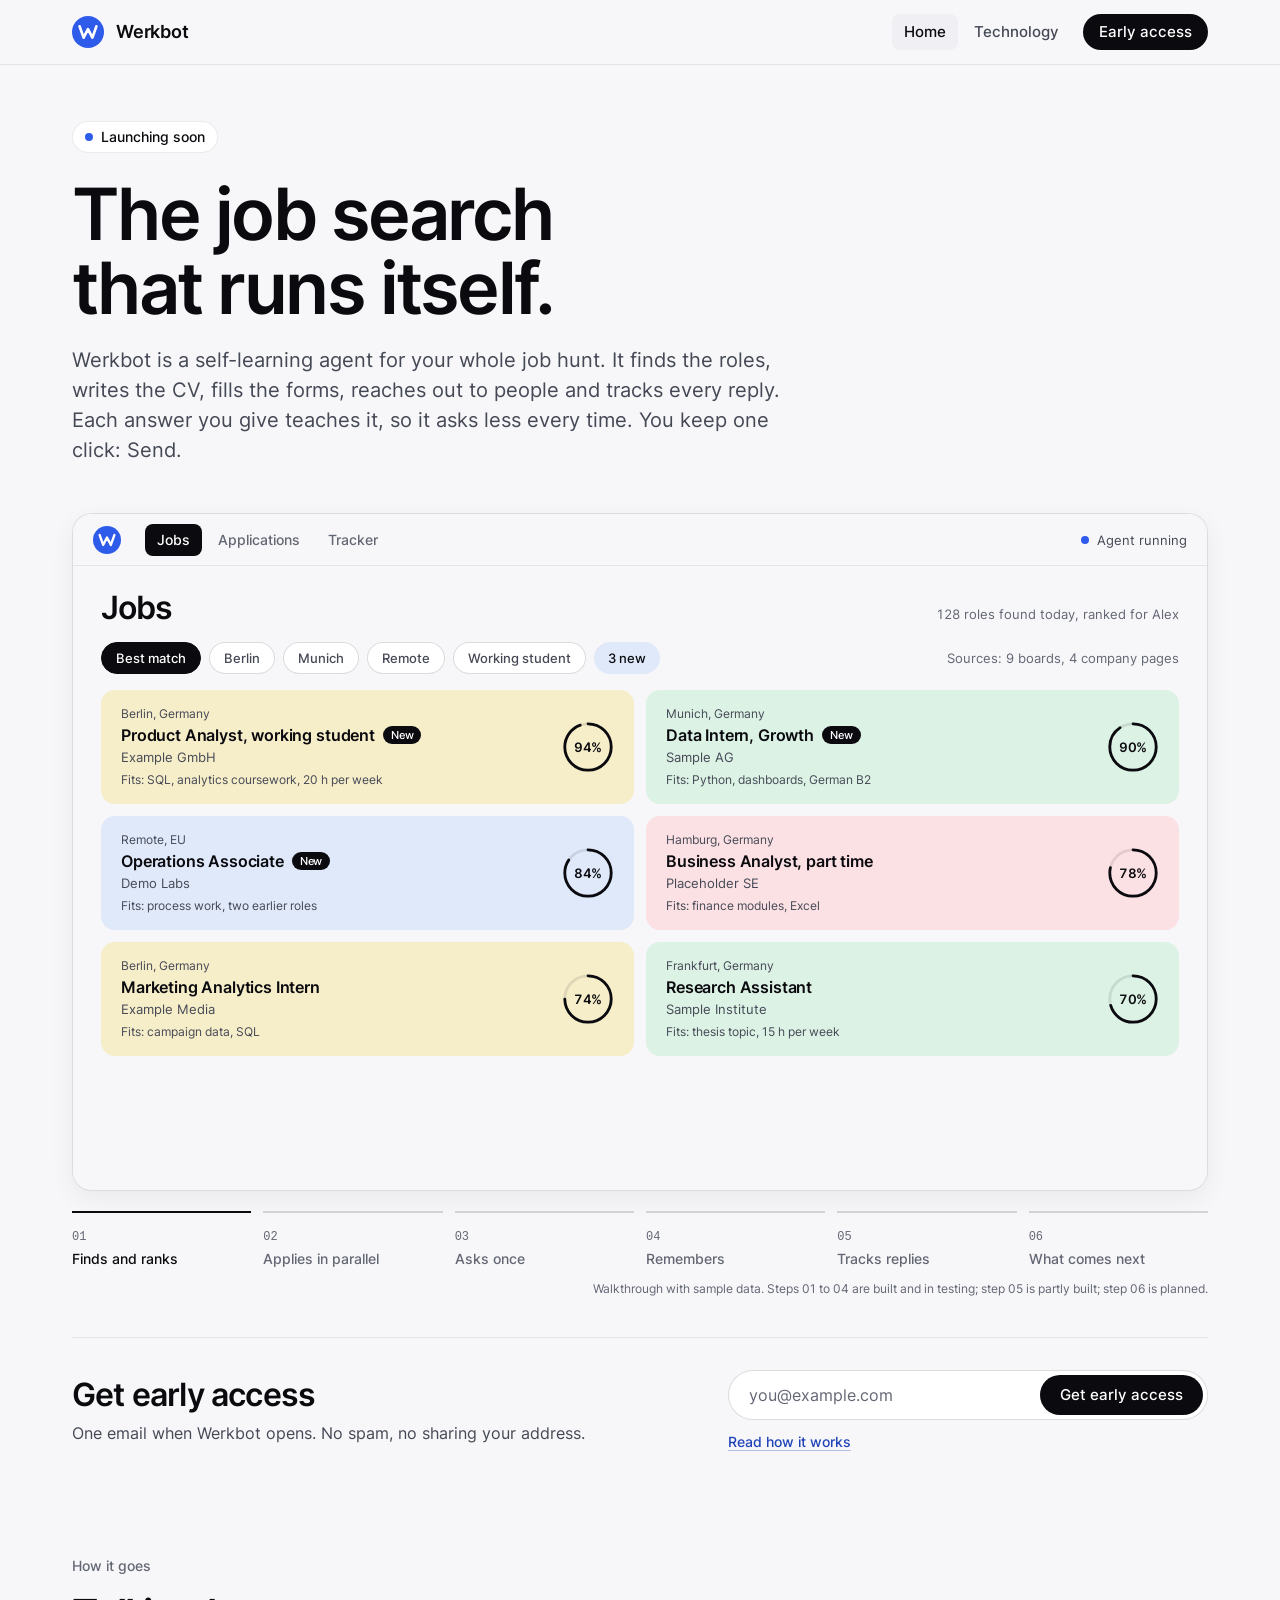
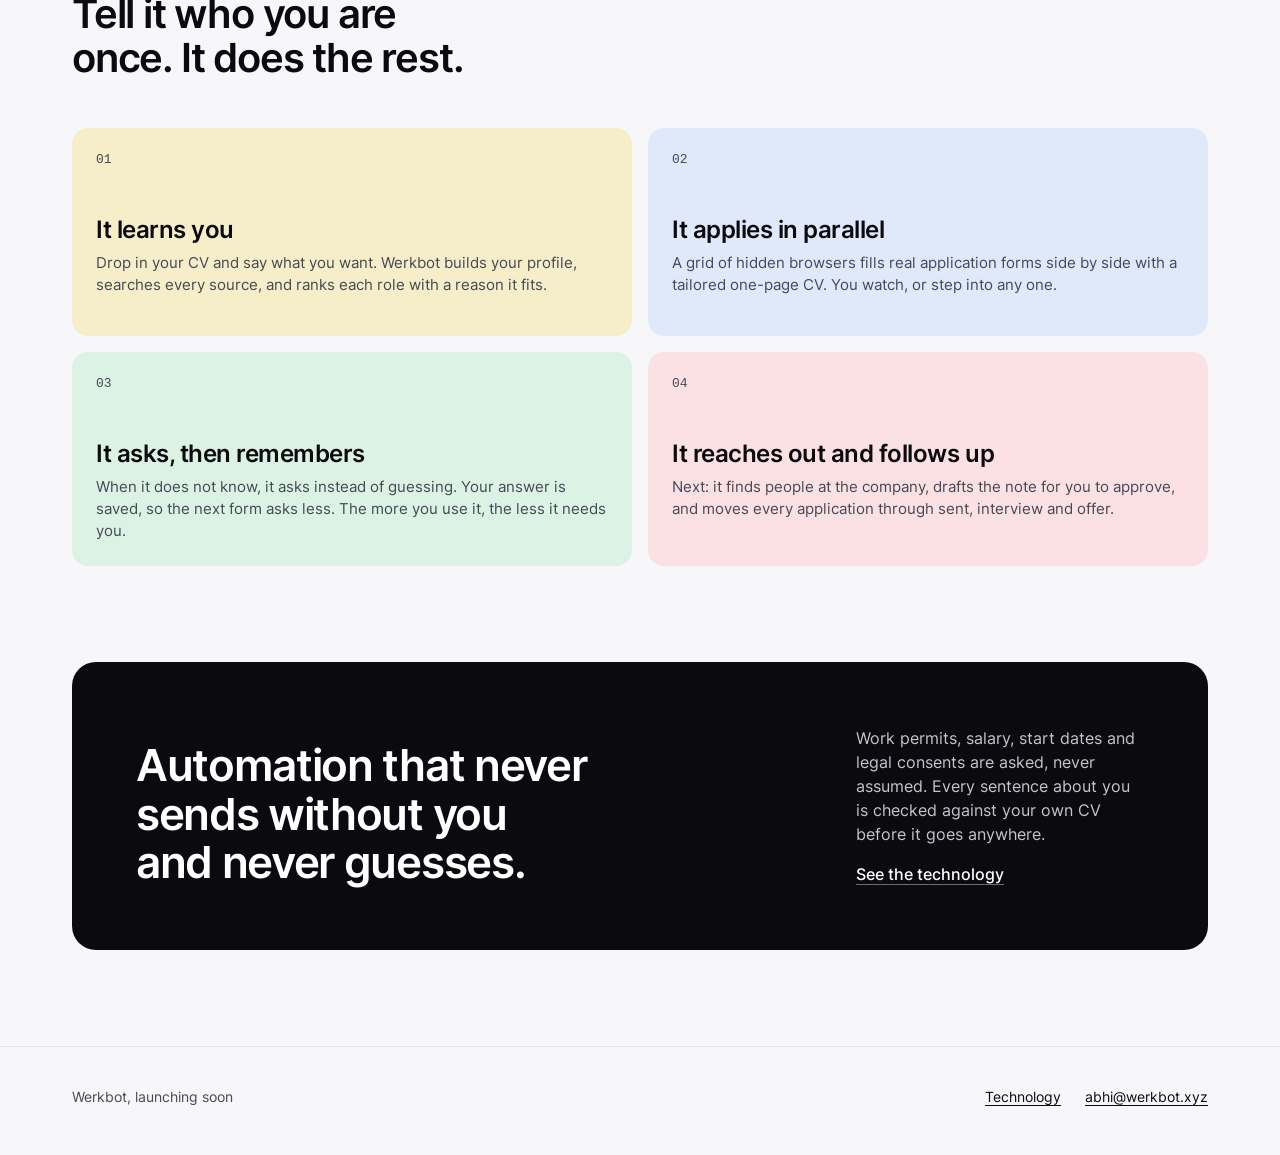
<file: index.html>
<!doctype html>
<html lang="en">
<head>
<meta charset="utf-8">
<meta name="viewport" content="width=device-width, initial-scale=1">
<title>Werkbot | The job search that runs itself</title>
<meta name="description" content="Werkbot is a self-learning agent for your whole job search. It finds the roles, writes the CV, fills the forms, reaches out and tracks the replies. You press Send. Launching soon.">
<link rel="canonical" href="https://werkbot.xyz/">
<link rel="icon" href="/assets/favicon.svg" type="image/svg+xml">
<meta name="theme-color" content="#f7f7f9">
<meta property="og:type" content="website">
<meta property="og:site_name" content="Werkbot">
<meta property="og:title" content="Werkbot | The job search that runs itself">
<meta property="og:description" content="A self-learning agent for your whole job search. It does the work. You press Send. Launching soon.">
<meta property="og:url" content="https://werkbot.xyz/">
<meta property="og:image" content="https://werkbot.xyz/assets/og.png">
<meta name="twitter:card" content="summary_large_image">
<link rel="preload" href="/assets/fonts/inter.woff2" as="font" type="font/woff2" crossorigin>
<link rel="stylesheet" href="/styles.css">
<link rel="stylesheet" href="/assets/demo.css">
</head>
<body>
<a class="skip" href="#main">Skip to content</a>

<header class="nav">
  <div class="wrap">
    <a class="logo" href="/" aria-label="Werkbot home">
      <svg viewBox="0 0 40 40" aria-hidden="true"><circle cx="20" cy="20" r="20" fill="#2F5BEA"/><path d="M9.5 13 L14.5 27 L20 16.5 L25.5 27 L30.5 13" fill="none" stroke="#fff" stroke-width="3.4" stroke-linecap="round" stroke-linejoin="round"/></svg>
      <span class="t">Werkbot</span>
    </a>
    <nav aria-label="Main">
      <ul>
        <li><a href="/" aria-current="page">Home</a></li>
        <li><a href="/technology">Technology</a></li>
        <li><a class="pill" href="#waitlist">Early access</a></li>
      </ul>
    </nav>
  </div>
</header>

<main id="main">
  <section class="hero-v2">
    <div class="wrap">
      <div class="head">
        <span class="status"><i class="dot"></i>Launching soon</span>
        <h1>The job search that runs itself.</h1>
        <p class="sub">Werkbot is a self-learning agent for your whole job hunt. It finds the roles, writes the CV, fills the forms, reaches out to people and tracks every reply. Each answer you give teaches it, so it asks less every time. You keep one click: Send.</p>
      </div>

      <div class="demo" id="demo" data-tab="0" role="group" aria-label="Animated walkthrough of Werkbot with sample data. Six steps: it finds and ranks jobs, applies in parallel, asks once, remembers the answer, tracks every reply, and what comes next.">
        <div class="app">
          <div class="app-bar">
            <svg width="28" height="28" viewBox="0 0 40 40" aria-hidden="true"><circle cx="20" cy="20" r="20" fill="#2F5BEA"/><path d="M9.5 13 L14.5 27 L20 16.5 L25.5 27 L30.5 13" fill="none" stroke="#fff" stroke-width="3.4" stroke-linecap="round" stroke-linejoin="round"/></svg>
            <div class="app-nav" aria-hidden="true"><b>Jobs</b><b>Applications</b><b>Tracker</b></div>
            <div class="live"><i class="dot"></i>Agent running</div>
          </div>
          <div class="views">

            <div class="sc" data-s="0" aria-hidden="true">
              <div class="hd"><h3>Jobs</h3><span class="muted tnum">128 roles found today, ranked for Alex</span></div>
              <div class="chips in" style="--d:.1s"><u class="on">Best match</u><u>Berlin</u><u>Munich</u><u>Remote</u><u>Working student</u><u class="new">3 new</u><span class="sort">Sources: 9 boards, 4 company pages</span></div>
              <div class="jobs">
                <div class="jc y in" style="--d:.25s"><div><div class="loc">Berlin, Germany</div><h4>Product Analyst, working student<span class="newtag">New</span></h4><div class="co">Example GmbH</div><div class="why">Fits: SQL, analytics coursework, 20 h per week</div></div><div class="ring"><svg viewBox="0 0 56 56"><circle class="trk" cx="28" cy="28" r="25"/><circle class="arc" cx="28" cy="28" r="25" stroke-dasharray="147.6 157.1" transform="rotate(-90 28 28)"/></svg><div>94%</div></div></div>
                <div class="jc g in" style="--d:.4s"><div><div class="loc">Munich, Germany</div><h4>Data Intern, Growth<span class="newtag">New</span></h4><div class="co">Sample AG</div><div class="why">Fits: Python, dashboards, German B2</div></div><div class="ring"><svg viewBox="0 0 56 56"><circle class="trk" cx="28" cy="28" r="25"/><circle class="arc" cx="28" cy="28" r="25" stroke-dasharray="141.4 157.1" transform="rotate(-90 28 28)"/></svg><div>90%</div></div></div>
                <div class="jc b in" style="--d:.55s"><div><div class="loc">Remote, EU</div><h4>Operations Associate<span class="newtag">New</span></h4><div class="co">Demo Labs</div><div class="why">Fits: process work, two earlier roles</div></div><div class="ring"><svg viewBox="0 0 56 56"><circle class="trk" cx="28" cy="28" r="25"/><circle class="arc" cx="28" cy="28" r="25" stroke-dasharray="132 157.1" transform="rotate(-90 28 28)"/></svg><div>84%</div></div></div>
                <div class="jc p in" style="--d:.7s"><div><div class="loc">Hamburg, Germany</div><h4>Business Analyst, part time</h4><div class="co">Placeholder SE</div><div class="why">Fits: finance modules, Excel</div></div><div class="ring"><svg viewBox="0 0 56 56"><circle class="trk" cx="28" cy="28" r="25"/><circle class="arc" cx="28" cy="28" r="25" stroke-dasharray="123 157.1" transform="rotate(-90 28 28)"/></svg><div>78%</div></div></div>
                <div class="jc y in" style="--d:.85s"><div><div class="loc">Berlin, Germany</div><h4>Marketing Analytics Intern</h4><div class="co">Example Media</div><div class="why">Fits: campaign data, SQL</div></div><div class="ring"><svg viewBox="0 0 56 56"><circle class="trk" cx="28" cy="28" r="25"/><circle class="arc" cx="28" cy="28" r="25" stroke-dasharray="117 157.1" transform="rotate(-90 28 28)"/></svg><div>74%</div></div></div>
                <div class="jc g in" style="--d:1s"><div><div class="loc">Frankfurt, Germany</div><h4>Research Assistant</h4><div class="co">Sample Institute</div><div class="why">Fits: thesis topic, 15 h per week</div></div><div class="ring"><svg viewBox="0 0 56 56"><circle class="trk" cx="28" cy="28" r="25"/><circle class="arc" cx="28" cy="28" r="25" stroke-dasharray="110 157.1" transform="rotate(-90 28 28)"/></svg><div>70%</div></div></div>
              </div>
            </div>

            <div class="sc" data-s="1" aria-hidden="true">
              <div class="hd"><h3>Applications</h3><span class="muted tnum">6 running side by side, hidden browsers</span></div>
              <div class="tiles">
                <div class="tile in" style="--d:.1s"><div class="tile-h"><div>Example GmbH<span>Product Analyst</span></div><i class="chip f">Filling</i></div><div class="tile-b"><div class="ln"><i></i><b style="--t:1.2s;--d:.5s"></b></div><div class="ln"><i></i><b style="--t:1.2s;--d:1s"></b></div><div class="ln"><i></i><b style="--t:1.2s;--d:1.5s"></b></div><div class="ln"><i></i><b style="--t:1.2s;--d:2s"></b></div></div><div class="tile-f"><span class="tnum">9 of 12</span><div class="bar"><i style="--p:.75;--t:3s;--d:.4s"></i></div></div></div>
                <div class="tile in" style="--d:.2s"><div class="tile-h"><div>Sample AG<span>Data Intern</span></div><i class="chip f">Filling</i></div><div class="tile-b"><div class="ln"><i></i><b style="--t:1.2s;--d:.7s"></b></div><div class="ln"><i></i><b style="--t:1.2s;--d:1.2s"></b></div><div class="ln"><i></i><b style="--t:1.2s;--d:1.7s"></b></div><div class="ln"><i></i><b style="--t:1.2s;--d:2.2s"></b></div></div><div class="tile-f"><span class="tnum">7 of 10</span><div class="bar"><i style="--p:.7;--t:3s;--d:.6s"></i></div></div></div>
                <div class="tile in" style="--d:.3s"><div class="tile-h"><div>Demo Labs<span>Operations Associate</span></div><i class="chip n">Needs you</i></div><div class="tile-b"><div class="ln done"><i></i><b></b></div><div class="ln done"><i></i><b></b></div><div class="ln ask"><i></i><b></b></div><div class="ln"><i></i><b style="--t:1.2s;--d:2s"></b></div></div><div class="tile-f"><span class="tnum">8 of 11</span><div class="bar"><i style="--p:.73"></i></div></div></div>
                <div class="tile in" style="--d:.4s"><div class="tile-h"><div>Placeholder SE<span>Business Analyst</span></div><i class="chip r">Ready</i></div><div class="tile-b"><div class="ln done"><i></i><b></b></div><div class="ln done"><i></i><b></b></div><div class="ln done"><i></i><b></b></div><div class="ln done"><i></i><b></b></div></div><div class="tile-f"><span class="tnum">12 of 12</span><div class="bar"><i style="--p:1"></i></div></div></div>
                <div class="tile in" style="--d:.5s"><div class="tile-h"><div>Example Media<span>Analytics Intern</span></div><i class="chip f">Filling</i></div><div class="tile-b"><div class="ln"><i></i><b style="--t:1.2s;--d:.9s"></b></div><div class="ln"><i></i><b style="--t:1.2s;--d:1.4s"></b></div><div class="ln"><i></i><b style="--t:1.2s;--d:1.9s"></b></div><div class="ln"><i></i><b style="--t:1.2s;--d:2.4s"></b></div></div><div class="tile-f"><span class="tnum">5 of 9</span><div class="bar"><i style="--p:.55;--t:3s;--d:.8s"></i></div></div></div>
                <div class="tile in" style="--d:.6s"><div class="tile-h"><div>Sample Institute<span>Research Assistant</span></div><i class="chip s">Sent</i></div><div class="tile-b"><div class="ln done"><i></i><b></b></div><div class="ln done"><i></i><b></b></div><div class="ln done"><i></i><b></b></div><div class="ln done"><i></i><b></b></div></div><div class="tile-f"><span class="tnum">10 of 10</span><div class="bar"><i style="--p:1"></i></div></div></div>
              </div>
            </div>

            <div class="sc" data-s="2" aria-hidden="true">
              <div class="hd"><h3>Needs you</h3><span class="muted">Demo Labs, Operations Associate</span></div>
              <div class="two">
                <div class="panel in" style="--d:.1s"><h5>8 of 11 fields filled, each with its source</h5>
                  <div class="row2"><div>Full name<small>Profile</small></div><span class="badge g">Filled</span></div>
                  <div class="row2"><div>Email<small>Profile</small></div><span class="badge g">Filled</span></div>
                  <div class="row2"><div>Weekly hours<small>Answer you gave before</small></div><span class="badge g">Filled</span></div>
                  <div class="row2"><div>Motivation<small>Drafted from your CV, claims checked</small></div><span class="badge y">Review</span></div>
                  <div class="row2"><div>Work permit for Germany<small>No source found</small></div><span class="badge p">Asking you</span></div>
                </div>
                <div class="in" style="--d:.35s"><div class="q"><div class="co">Werkbot paused here instead of guessing</div><p>Do you need a work permit to work in Germany?</p><div class="typebox"><span class="typed" style="--t:1.4s;--d:1.4s">No, EU citizen</span></div><div class="cta-b"><span class="pillb pulse" style="--d:3.2s">Save and continue</span></div></div>
                  <div class="toast in" style="--d:3.9s"><i class="ok"></i><span>Saved to your answers. The fill continues.</span></div></div>
              </div>
            </div>

            <div class="sc" data-s="3" aria-hidden="true">
              <div class="hd"><h3>Applications</h3><span class="muted">Next form, a different company</span></div>
              <div class="two">
                <div class="panel in" style="--d:.1s"><h5>Sample AG, Data Intern, 10 fields</h5>
                  <div class="row2"><div>Full name<small>Profile</small></div><span class="badge g">Filled</span></div>
                  <div class="row2"><div>Do you need a work permit to work in Germany?<small>Reused from your answer on Demo Labs</small></div><span class="badge b">Remembered</span></div>
                  <div class="row2"><div>Hours per week<small>Answer you gave before</small></div><span class="badge g">Filled</span></div>
                  <div class="row2"><div>Salary expectation<small>Never assumed</small></div><span class="badge p">Asking you</span></div>
                </div>
                <div class="in" style="--d:.5s"><div class="panel"><h5>The more you use it, the less it asks</h5>
                  <div class="tg"><div><span>Questions asked, form 1</span><b class="tnum">6</b></div><div><span>Questions asked, form 2</span><b class="tnum">3</b></div><div><span>Questions asked, form 3</span><b class="tnum">1</b></div></div>
                  <p class="fine" style="margin-top:12px">Sample numbers</p></div></div>
              </div>
            </div>

            <div class="sc" data-s="4" aria-hidden="true">
              <div class="hd"><h3>Tracker</h3><span class="muted">Replies are read for you</span></div>
              <div class="cols">
                <div class="col"><h6>Saved<span class="tnum">4</span></h6><div class="kc in" style="--d:.1s">Research Assistant<small>Sample Institute</small></div><div class="kc in" style="--d:.2s">Business Analyst<small>Placeholder SE</small></div></div>
                <div class="col"><h6>Applied<span class="tnum">3</span></h6><div class="kc in" style="--d:.3s">Data Intern<small>Sample AG</small></div><div class="kc in" style="--d:.4s">Analytics Intern<small>Example Media</small></div></div>
                <div class="col"><h6>Interview<span class="tnum">1</span></h6><div class="kc mv" style="--d:1.2s;background:var(--green)">Product Analyst<small>Example GmbH, invite received</small></div></div>
                <div class="col"><h6>Offer<span class="tnum">0</span></h6></div>
                <div class="col"><h6>Rejected<span class="tnum">1</span></h6><div class="kc in" style="--d:.5s">Operations Associate<small>Demo Labs</small></div></div>
              </div>
            </div>

            <div class="sc" data-s="5" aria-hidden="true">
              <div class="hd"><h3>Coming next</h3><span class="muted">Planned, not built yet</span></div>
              <div class="three">
                <div class="nx in" style="--d:.1s"><h4>Reaches out for you</h4><p>Finds people at the company and drafts a note. You approve every message.</p><div class="who"><i class="av"></i><span>Sample Recruiter<br><span style="font-weight:400;color:var(--ink-3)">Example GmbH</span></span></div><div class="draft">Hi, I applied for the Product Analyst role and would love to hear how the team works.</div><span class="tag"><i class="dot hollow"></i>Planned</span></div>
                <div class="nx in" style="--d:.25s"><h4>Runs on autopilot</h4><p>Works through your search inside the limits you set and asks you in batches.</p><div class="tg"><div><span>Daily limit</span><b class="tnum">10</b></div><div><span>Match bar</span><b class="tnum">80%</b></div><div><span>Pause when interviewing</span><b>On</b></div></div><span class="tag"><i class="dot hollow"></i>Planned</span></div>
                <div class="nx in" style="--d:.4s"><h4>Runs in the cloud</h4><p>Keeps applying while your laptop is closed, in an EU region, with your data kept private.</p><div class="tg"><div><span>Browsers</span><b class="tnum">12 running</b></div><div><span>Region</span><b>EU</b></div><div><span>Your laptop</span><b>Closed</b></div></div><span class="tag"><i class="dot hollow"></i>Planned</span></div>
              </div>
            </div>

          </div>
        </div>
        <ol class="steps2" id="demo-steps">
          <li><button type="button" data-go="0"><span>01</span>Finds and ranks</button></li>
          <li><button type="button" data-go="1"><span>02</span>Applies in parallel</button></li>
          <li><button type="button" data-go="2"><span>03</span>Asks once</button></li>
          <li><button type="button" data-go="3"><span>04</span>Remembers</button></li>
          <li><button type="button" data-go="4"><span>05</span>Tracks replies</button></li>
          <li><button type="button" data-go="5"><span>06</span>What comes next</button></li>
        </ol>
        <p class="cap">Walkthrough with sample data. Steps 01 to 04 are built and in testing; step 05 is partly built; step 06 is planned.</p>
      </div>

      <div class="early" id="waitlist">
        <div><h2>Get early access</h2><p class="s">One email when Werkbot opens. No spam, no sharing your address.</p></div>
        <div>
          <form class="waitlist" action="mailto:abhi@werkbot.xyz?subject=Werkbot%20waitlist" method="post" enctype="text/plain" novalidate>
            <label for="wl-email" class="sr">Email address</label>
            <input id="wl-email" type="email" name="email" placeholder="you@example.com" autocomplete="email" required><input class="hp" type="text" name="website" tabindex="-1" autocomplete="off" aria-hidden="true">
            <button class="btn" type="submit">Get early access</button>
          </form>
          <p class="wl-msg" role="status" aria-live="polite"></p>
          <p class="fine"><a class="link" href="/technology">Read how it works</a></p>
        </div>
      </div>
    </div>
  </section>

  <section style="padding-top:32px">
    <div class="wrap">
      <p class="eyebrow">How it goes</p>
      <h2 style="max-width:26ch">Tell it who you are once. It does the rest.</h2>
      <div class="steps">
        <div class="step y"><span class="n">01</span><h3>It learns you</h3><p>Drop in your CV and say what you want. Werkbot builds your profile, searches every source, and ranks each role with a reason it fits.</p></div>
        <div class="step b"><span class="n">02</span><h3>It applies in parallel</h3><p>A grid of hidden browsers fills real application forms side by side with a tailored one-page CV. You watch, or step into any one.</p></div>
        <div class="step g"><span class="n">03</span><h3>It asks, then remembers</h3><p>When it does not know, it asks instead of guessing. Your answer is saved, so the next form asks less. The more you use it, the less it needs you.</p></div>
        <div class="step p"><span class="n">04</span><h3>It reaches out and follows up</h3><p>Next: it finds people at the company, drafts the note for you to approve, and moves every application through sent, interview and offer.</p></div>
      </div>
    </div>
  </section>

  <section style="padding-top:0">
    <div class="wrap">
      <div class="rule">
        <h2>Automation that never sends without you and never guesses.</h2>
        <div>
          <p>Work permits, salary, start dates and legal consents are asked, never assumed. Every sentence about you is checked against your own CV before it goes anywhere.</p>
          <p style="margin-top:16px"><a class="link" href="/technology">See the technology</a></p>
        </div>
      </div>
    </div>
  </section>
</main>

<footer>
  <div class="wrap">
    <span>Werkbot, launching soon</span>
    <div class="links">
      <a href="/technology">Technology</a>
      <a href="mailto:abhi@werkbot.xyz">abhi@werkbot.xyz</a>
    </div>
  </div>
</footer>
<script src="/assets/waitlist.js" defer></script>
<script src="/assets/demo.js" defer></script>
</body>
</html>
</file>
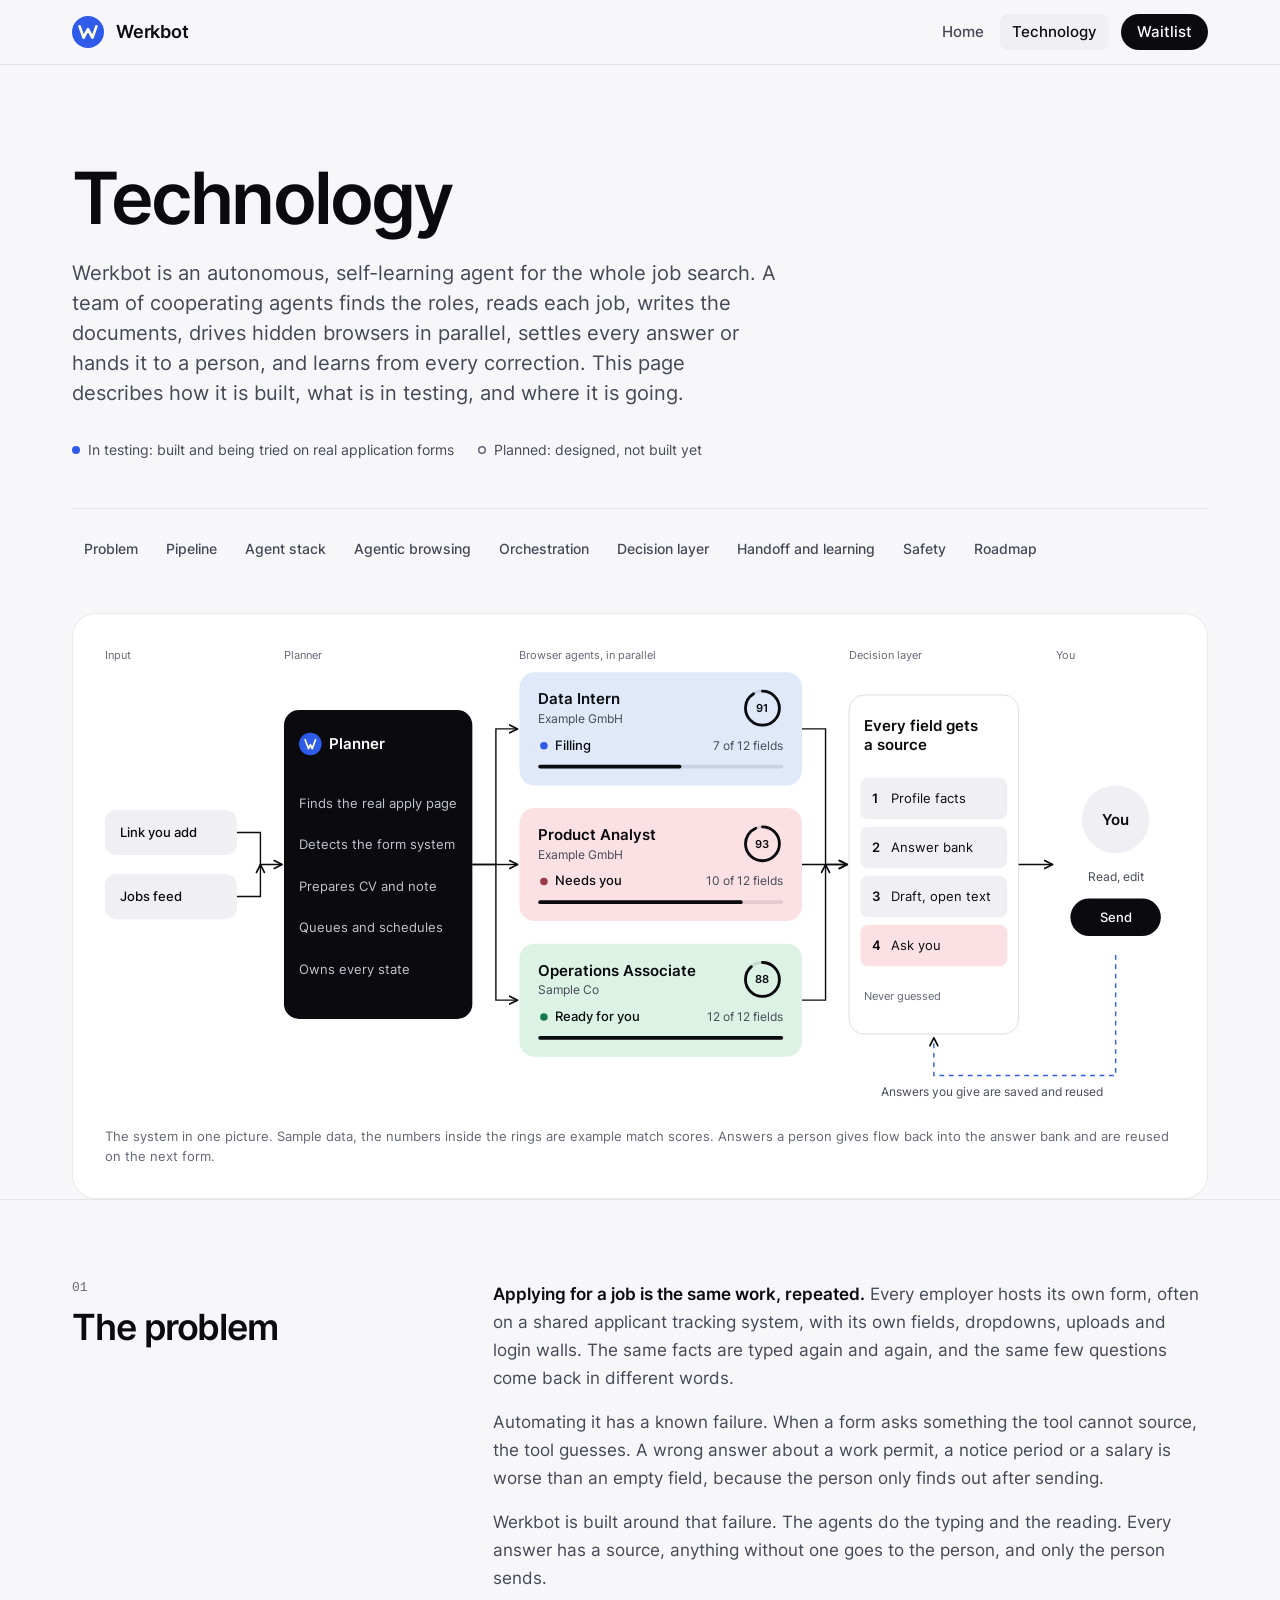
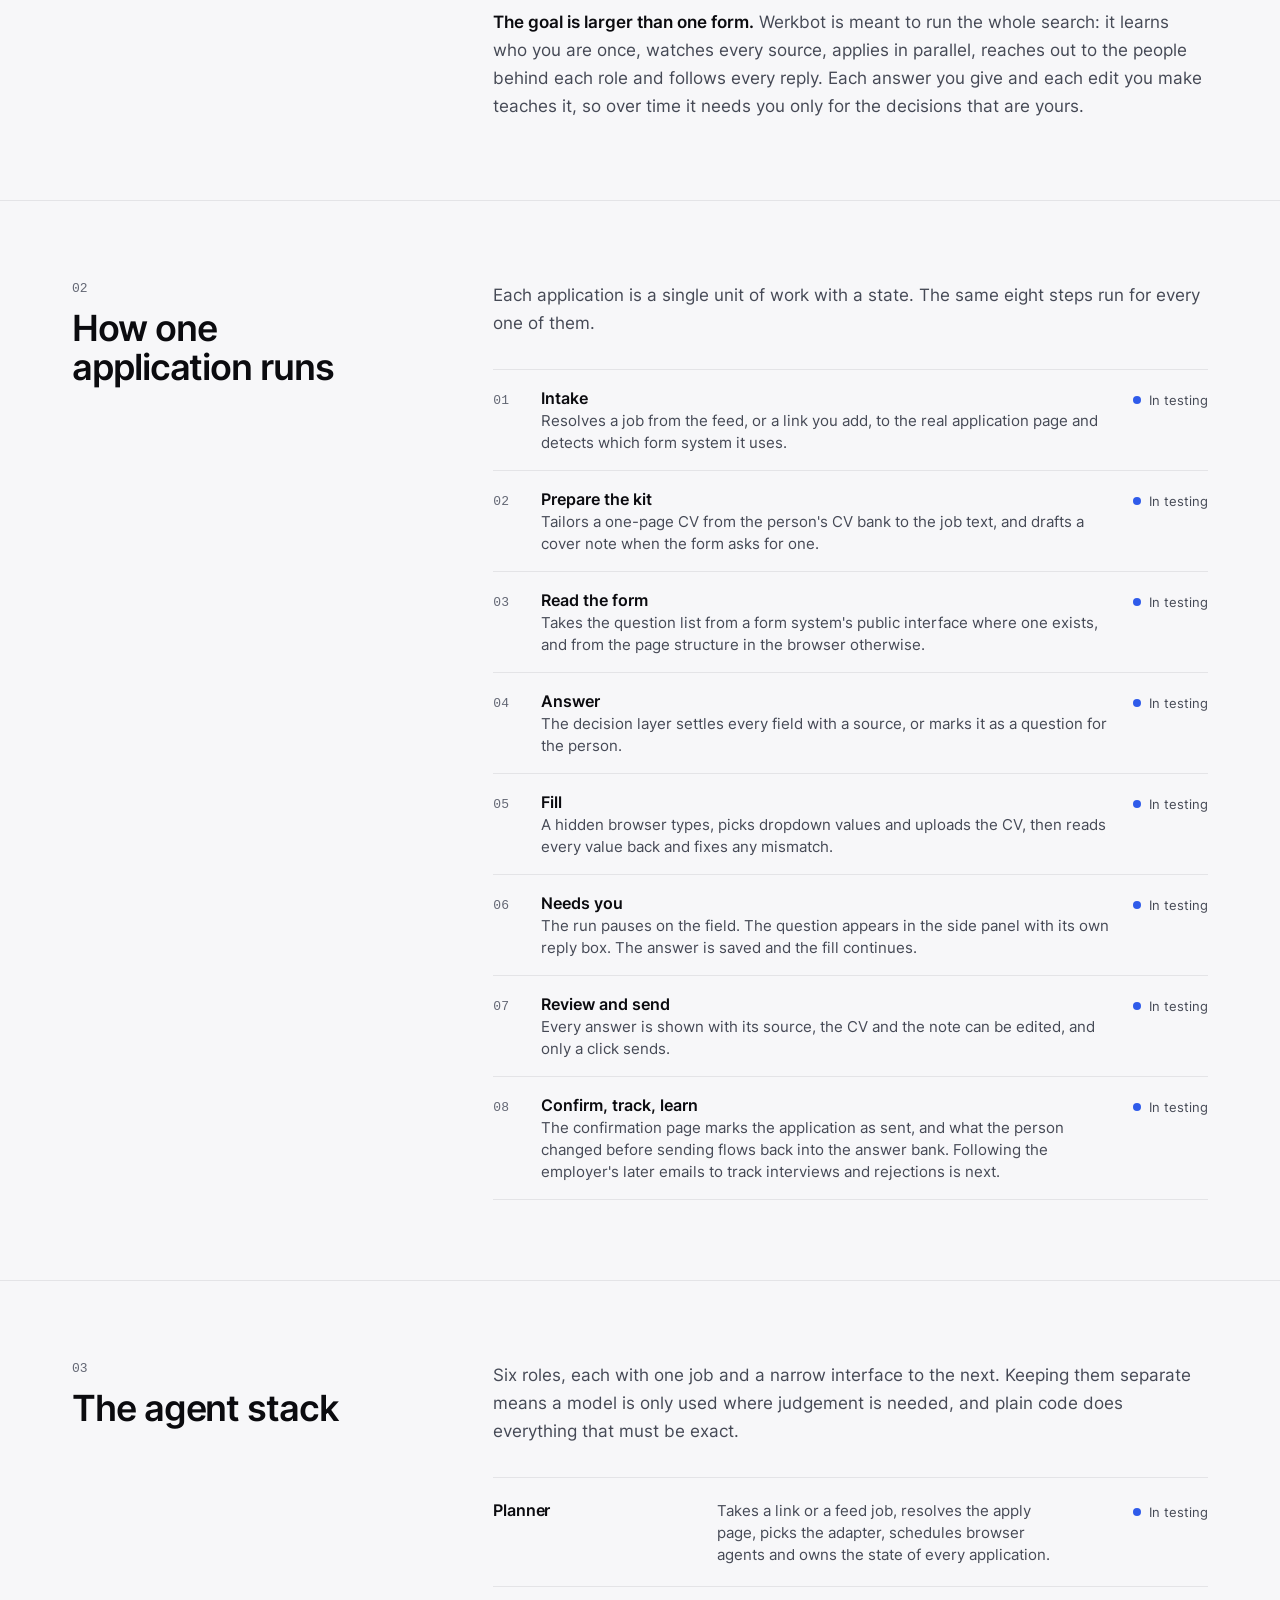
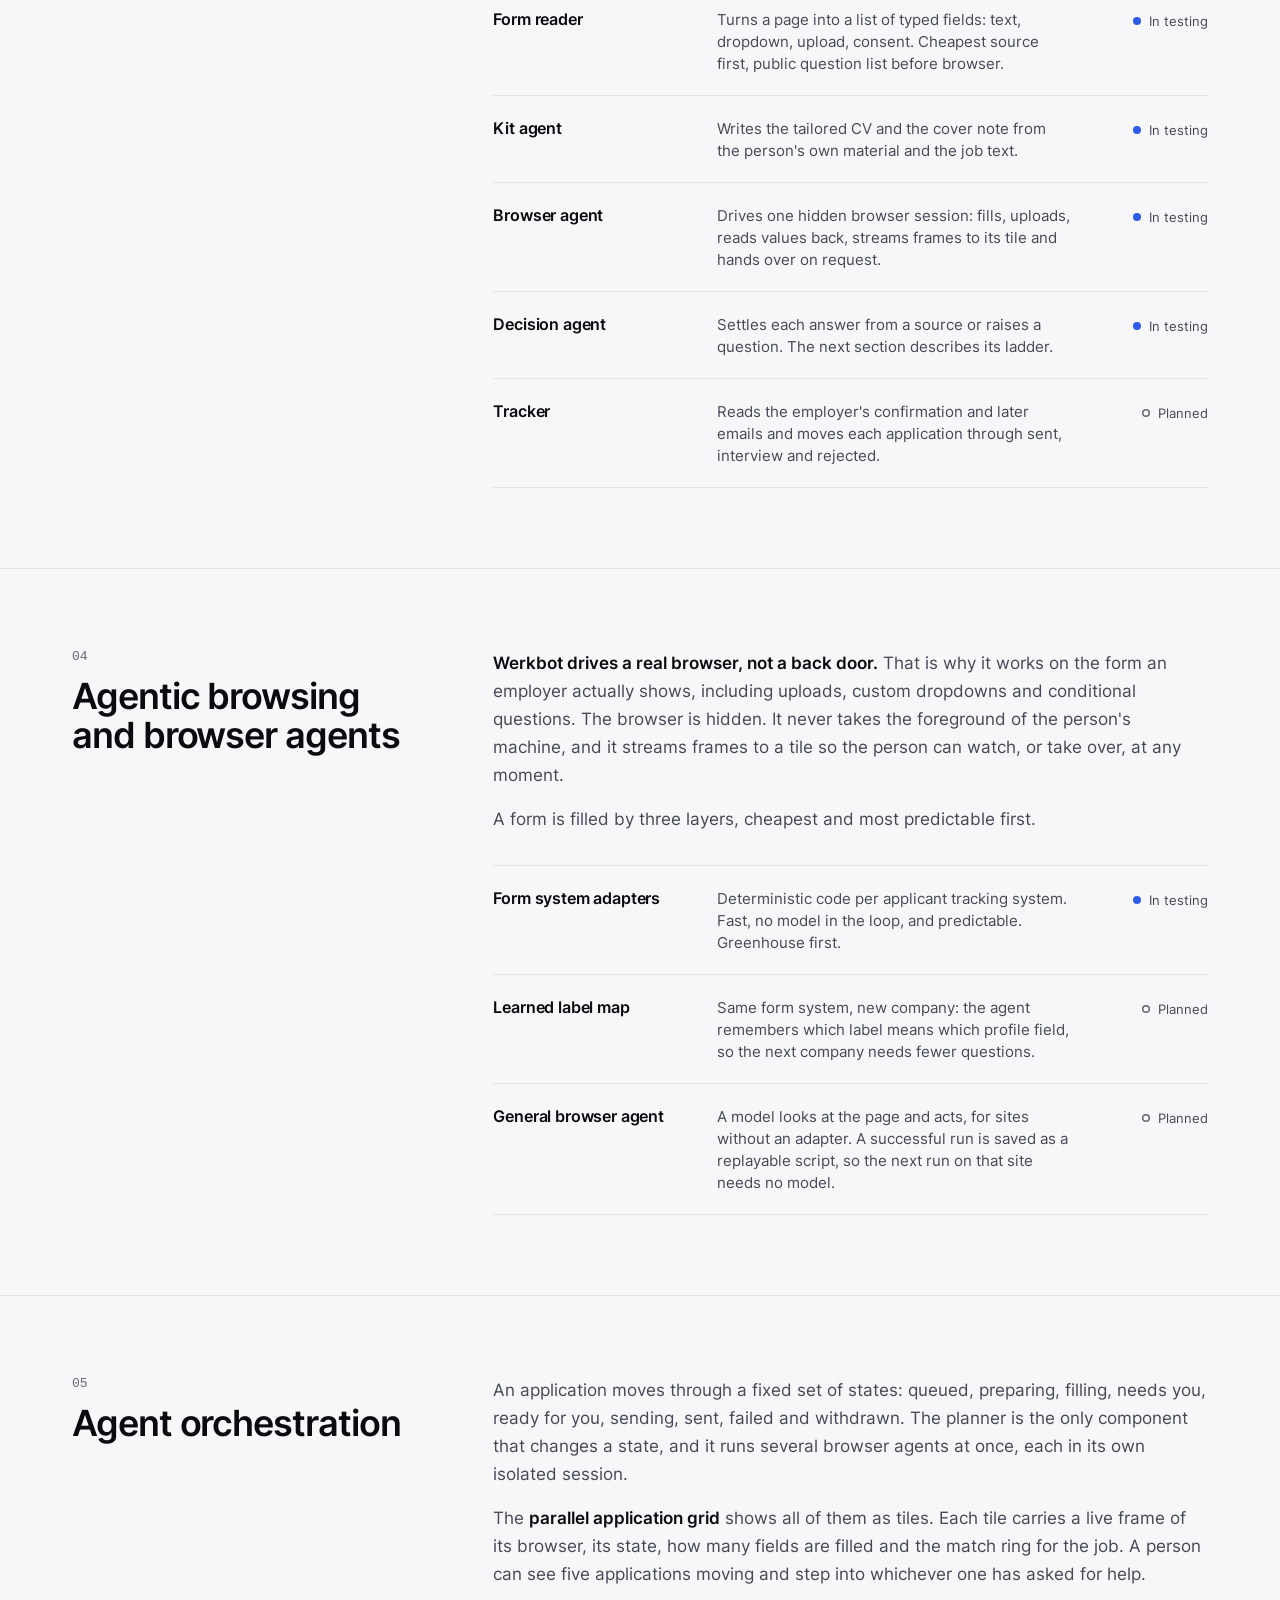
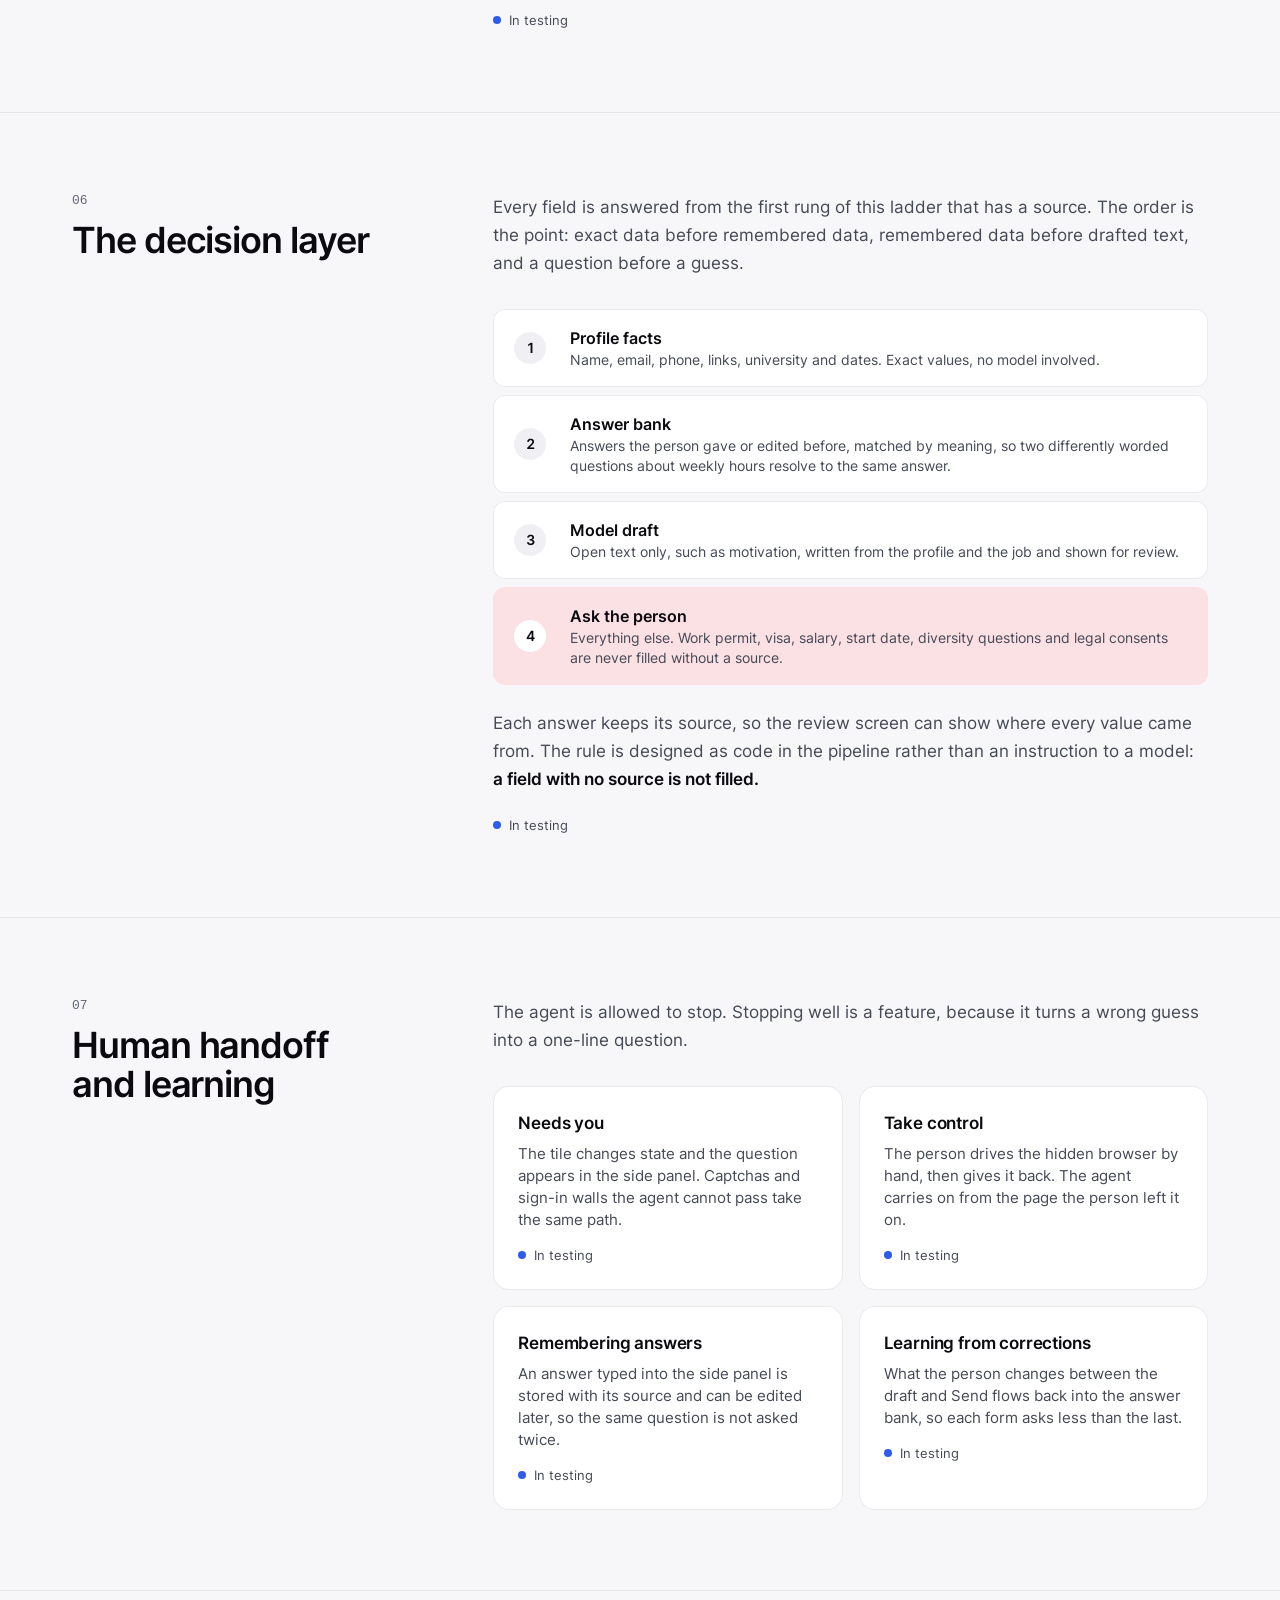
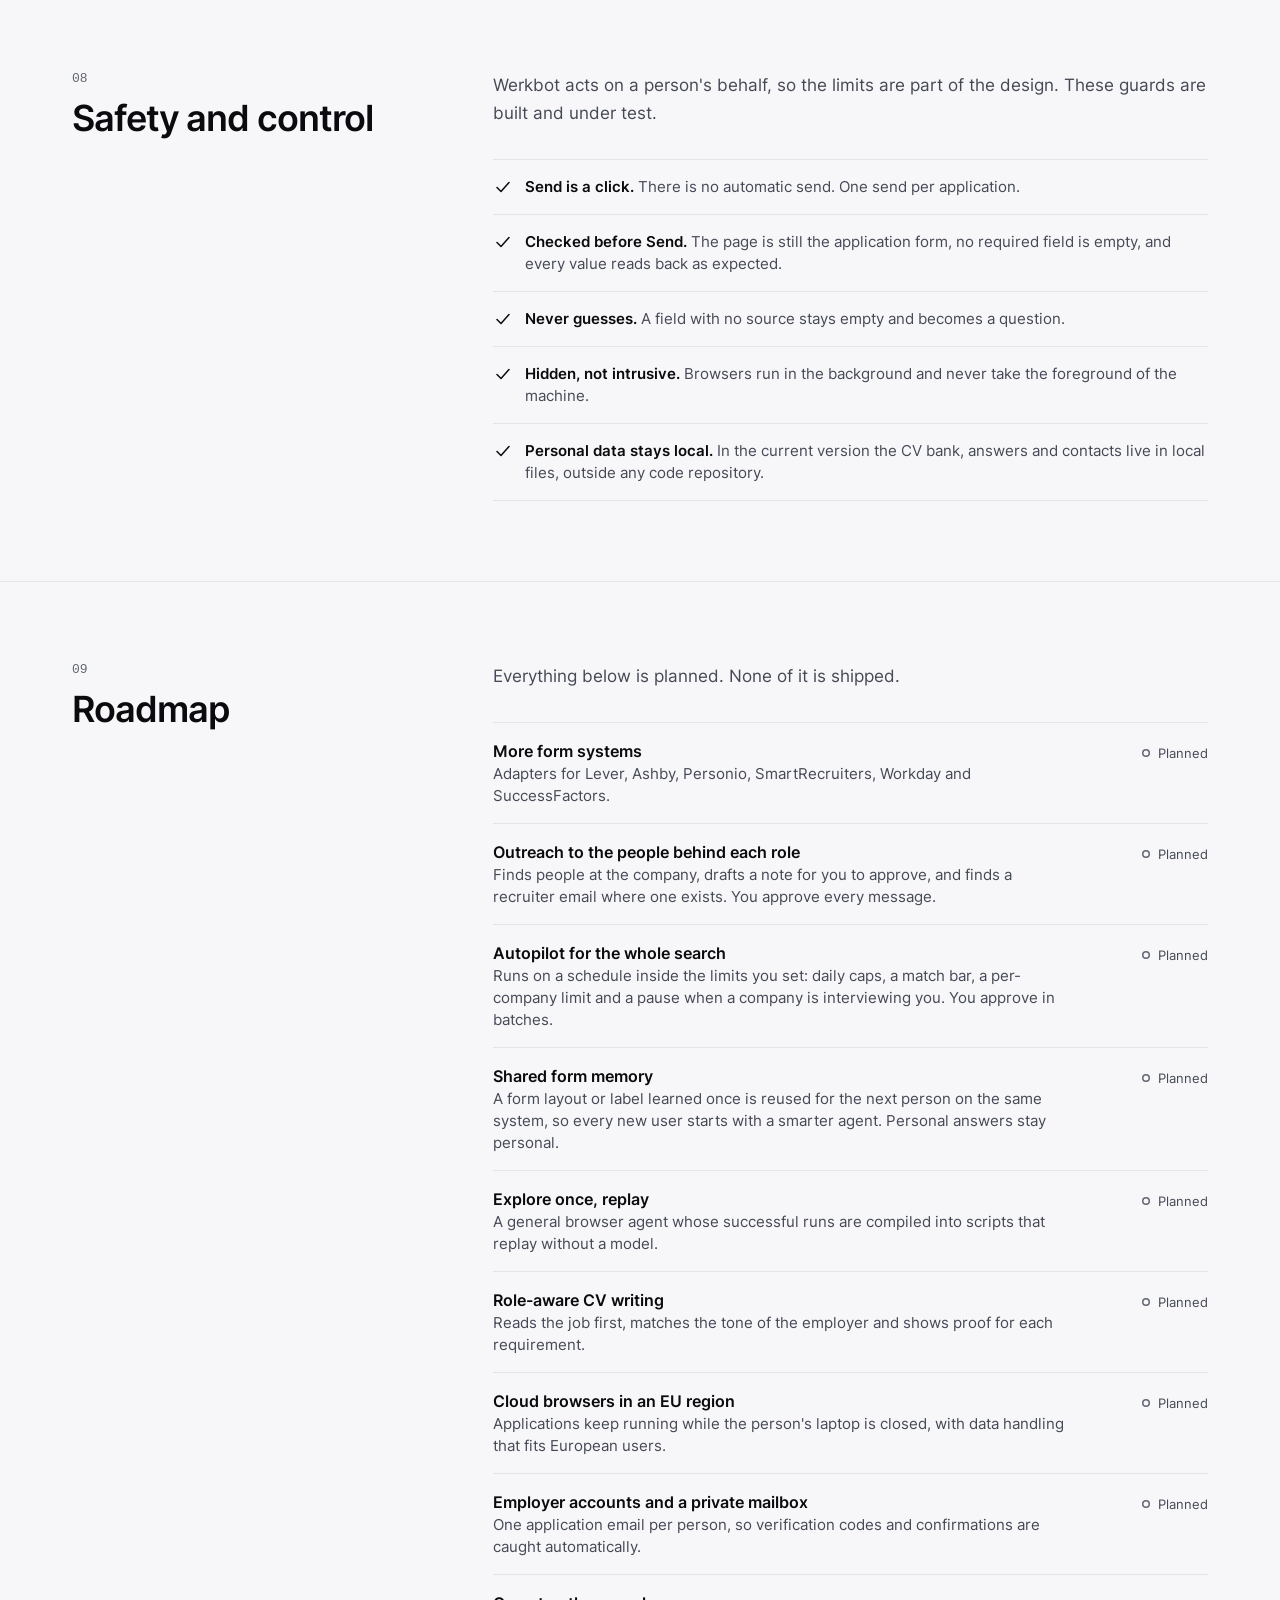
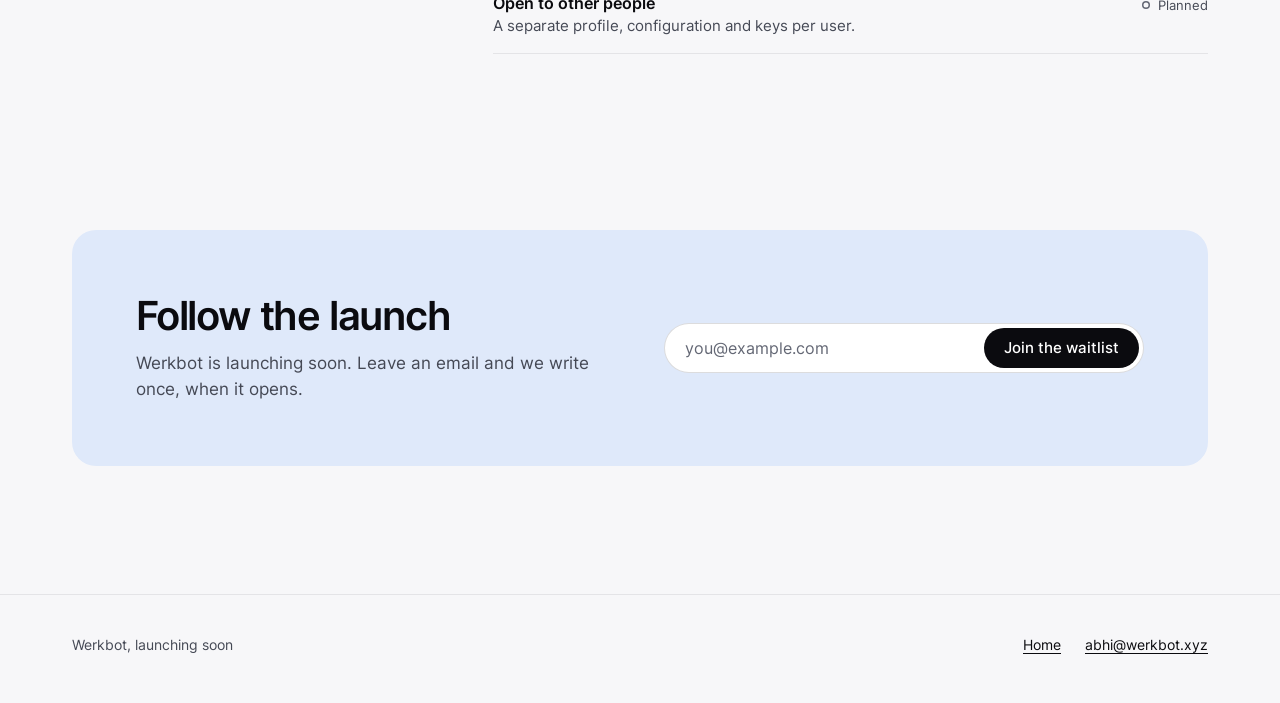
<file: technology/index.html>
<!doctype html>
<html lang="en">
<head>
<meta charset="utf-8">
<meta name="viewport" content="width=device-width, initial-scale=1">
<title>Technology | Werkbot</title>
<meta name="description" content="How Werkbot works: agentic browsing, browser agents, a decision layer and orchestration, with a human at the Send button. What is in testing and what is planned.">
<link rel="canonical" href="https://werkbot.xyz/technology">
<link rel="icon" href="/assets/favicon.svg" type="image/svg+xml">
<meta name="theme-color" content="#f7f7f9">
<meta property="og:type" content="website">
<meta property="og:site_name" content="Werkbot">
<meta property="og:title" content="Technology | Werkbot">
<meta property="og:description" content="Agentic browsing, browser agents, a decision layer and orchestration, with a human at the Send button.">
<meta property="og:url" content="https://werkbot.xyz/technology">
<meta property="og:image" content="https://werkbot.xyz/assets/og.png">
<meta name="twitter:card" content="summary_large_image">
<link rel="preload" href="/assets/fonts/inter.woff2" as="font" type="font/woff2" crossorigin>
<link rel="stylesheet" href="/styles.css">
</head>
<body>
<a class="skip" href="#main">Skip to content</a>

<header class="nav">
  <div class="wrap">
    <a class="logo" href="/" aria-label="Werkbot home">
      <svg viewBox="0 0 40 40" aria-hidden="true"><circle cx="20" cy="20" r="20" fill="#2F5BEA"/><path d="M9.5 13 L14.5 27 L20 16.5 L25.5 27 L30.5 13" fill="none" stroke="#fff" stroke-width="3.4" stroke-linecap="round" stroke-linejoin="round"/></svg>
      <span class="t">Werkbot</span>
    </a>
    <nav aria-label="Main">
      <ul>
        <li><a href="/">Home</a></li>
        <li><a href="/technology" aria-current="page">Technology</a></li>
        <li><a class="pill" href="#waitlist">Waitlist</a></li>
      </ul>
    </nav>
  </div>
</header>

<main id="main">
  <div class="thead">
    <div class="wrap">
      <h1>Technology</h1>
      <p class="lead">Werkbot is an autonomous, self-learning agent for the whole job search. A team of cooperating agents finds the roles, reads each job, writes the documents, drives hidden browsers in parallel, settles every answer or hands it to a person, and learns from every correction. This page describes how it is built, what is in testing, and where it is going.</p>
      <div class="legend">
        <span><i class="dot"></i>In testing: built and being tried on real application forms</span>
        <span><i class="dot hollow"></i>Planned: designed, not built yet</span>
      </div>
      <nav class="toc" aria-label="On this page">
        <a href="#problem">Problem</a>
        <a href="#pipeline">Pipeline</a>
        <a href="#stack">Agent stack</a>
        <a href="#browsing">Agentic browsing</a>
        <a href="#orchestration">Orchestration</a>
        <a href="#decisions">Decision layer</a>
        <a href="#handoff">Handoff and learning</a>
        <a href="#safety">Safety</a>
        <a href="#roadmap">Roadmap</a>
      </nav>
    </div>
  </div>

  <div class="wrap">
    <figure class="dia" id="orchestration" aria-labelledby="dia-cap">
      <!-- desktop -->
      <svg class="h" viewBox="0 0 1136 492" role="img" aria-label="Orchestration diagram. A job from the feed, or a link you add, enters the planner. The planner starts several browser agents in parallel. Each agent reports to a decision layer that answers from profile facts, the answer bank or a draft, or asks the person. The person reviews and presses Send. Answers the person gives are saved and reused.">
        <defs>
          <marker id="ah" viewBox="0 0 10 10" refX="8" refY="5" markerWidth="8" markerHeight="8" orient="auto"><path d="M1 1.5 L8 5 L1 8.5" fill="none" stroke="#0b0b0f" stroke-width="1.5" stroke-linecap="round" stroke-linejoin="round"/></marker>
        </defs>
        <g font-size="12" fill="#636774">
          <text x="0" y="14">Input</text>
          <text x="190" y="14">Planner</text>
          <text x="440" y="14">Browser agents, in parallel</text>
          <text x="790" y="14">Decision layer</text>
          <text x="1010" y="14">You</text>
        </g>
        <g transform="translate(0 28)">
          <!-- input -->
          <rect x="0" y="146" width="140" height="48" rx="12" fill="#f0f0f4"/>
          <text x="16" y="175" font-size="14" font-weight="500" fill="#0b0b0f">Link you add</text>
          <rect x="0" y="214" width="140" height="48" rx="12" fill="#f0f0f4"/>
          <text x="16" y="243" font-size="14" font-weight="500" fill="#0b0b0f">Jobs feed</text>
          <g fill="none" stroke="#0b0b0f" stroke-width="1.5" marker-end="url(#ah)">
            <path d="M140 170 H165 V204 H188"/>
            <path d="M140 238 H165 V204"/>
          </g>
          <!-- planner -->
          <rect x="190" y="40" width="200" height="328" rx="16" fill="#0b0b0f"/>
          <circle cx="218" cy="76" r="12" fill="#2F5BEA"/>
          <path d="M212.5 71.5 L216 81 L218 76.8 L220 81 L223.5 71.5" fill="none" stroke="#fff" stroke-width="1.8" stroke-linecap="round" stroke-linejoin="round"/>
          <text x="238" y="81" font-size="16" font-weight="600" fill="#fff">Planner</text>
          <g font-size="14" fill="#c4c6ce">
            <text x="206" y="144">Finds the real apply page</text>
            <text x="206" y="188">Detects the form system</text>
            <text x="206" y="232">Prepares CV and note</text>
            <text x="206" y="276">Queues and schedules</text>
            <text x="206" y="320">Owns every state</text>
          </g>
          <!-- planner to agents -->
          <g fill="none" stroke="#0b0b0f" stroke-width="1.5" marker-end="url(#ah)">
            <path d="M390 204 H415 V60 H438"/>
            <path d="M415 204 H438"/>
            <path d="M390 204 H415 V348 H438"/>
          </g>
          <!-- tile A: filling -->
          <g transform="translate(440 0)">
            <rect width="300" height="120" rx="16" fill="#dfe9fa"/>
            <text x="20" y="34" font-size="16" font-weight="600" fill="#0b0b0f">Data Intern</text>
            <text x="20" y="54" font-size="13" fill="#454955">Example GmbH</text>
            <g transform="translate(236 16)"><circle cx="22" cy="22" r="18" fill="none" stroke="rgba(11,11,15,.1)" stroke-width="3"/><circle cx="22" cy="22" r="18" fill="none" stroke="#0b0b0f" stroke-width="3" stroke-linecap="round" stroke-dasharray="102.5 113.1" transform="rotate(-90 22 22)"/><text x="22" y="26" font-size="12" font-weight="600" text-anchor="middle" fill="#0b0b0f">91</text></g>
            <circle cx="26" cy="78" r="4" fill="#2F5BEA"/>
            <text x="38" y="82" font-size="14" font-weight="500" fill="#0b0b0f">Filling</text>
            <text x="280" y="82" font-size="13" text-anchor="end" fill="#454955">7 of 12 fields</text>
            <rect x="20" y="98" width="260" height="4" rx="2" fill="rgba(11,11,15,.1)"/><rect x="20" y="98" width="152" height="4" rx="2" fill="#0b0b0f"/>
          </g>
          <!-- tile B: needs you -->
          <g transform="translate(440 144)">
            <rect width="300" height="120" rx="16" fill="#fbe0e4"/>
            <text x="20" y="34" font-size="16" font-weight="600" fill="#0b0b0f">Product Analyst</text>
            <text x="20" y="54" font-size="13" fill="#454955">Example GmbH</text>
            <g transform="translate(236 16)"><circle cx="22" cy="22" r="18" fill="none" stroke="rgba(11,11,15,.1)" stroke-width="3"/><circle cx="22" cy="22" r="18" fill="none" stroke="#0b0b0f" stroke-width="3" stroke-linecap="round" stroke-dasharray="105.1 113.1" transform="rotate(-90 22 22)"/><text x="22" y="26" font-size="12" font-weight="600" text-anchor="middle" fill="#0b0b0f">93</text></g>
            <circle cx="26" cy="78" r="4" fill="#9a3b4a"/>
            <text x="38" y="82" font-size="14" font-weight="500" fill="#0b0b0f">Needs you</text>
            <text x="280" y="82" font-size="13" text-anchor="end" fill="#454955">10 of 12 fields</text>
            <rect x="20" y="98" width="260" height="4" rx="2" fill="rgba(11,11,15,.1)"/><rect x="20" y="98" width="217" height="4" rx="2" fill="#0b0b0f"/>
          </g>
          <!-- tile C: ready -->
          <g transform="translate(440 288)">
            <rect width="300" height="120" rx="16" fill="#dcf2e5"/>
            <text x="20" y="34" font-size="16" font-weight="600" fill="#0b0b0f">Operations Associate</text>
            <text x="20" y="54" font-size="13" fill="#454955">Sample Co</text>
            <g transform="translate(236 16)"><circle cx="22" cy="22" r="18" fill="none" stroke="rgba(11,11,15,.1)" stroke-width="3"/><circle cx="22" cy="22" r="18" fill="none" stroke="#0b0b0f" stroke-width="3" stroke-linecap="round" stroke-dasharray="99.5 113.1" transform="rotate(-90 22 22)"/><text x="22" y="26" font-size="12" font-weight="600" text-anchor="middle" fill="#0b0b0f">88</text></g>
            <circle cx="26" cy="78" r="4" fill="#17794f"/>
            <text x="38" y="82" font-size="14" font-weight="500" fill="#0b0b0f">Ready for you</text>
            <text x="280" y="82" font-size="13" text-anchor="end" fill="#454955">12 of 12 fields</text>
            <rect x="20" y="98" width="260" height="4" rx="2" fill="rgba(11,11,15,.1)"/><rect x="20" y="98" width="260" height="4" rx="2" fill="#0b0b0f"/>
          </g>
          <!-- agents to decision -->
          <g fill="none" stroke="#0b0b0f" stroke-width="1.5" marker-end="url(#ah)">
            <path d="M740 60 H765 V204 H788"/>
            <path d="M740 204 H788"/>
            <path d="M740 348 H765 V204"/>
          </g>
          <!-- decision layer -->
          <rect x="790" y="24" width="180" height="360" rx="16" fill="#fff" stroke="rgba(11,11,15,.14)"/>
          <text x="806" y="62" font-size="16" font-weight="600" fill="#0b0b0f">Every field gets</text>
          <text x="806" y="82" font-size="16" font-weight="600" fill="#0b0b0f">a source</text>
          <g font-size="14" fill="#0b0b0f">
            <rect x="802" y="112" width="156" height="44" rx="8" fill="#f0f0f4"/><text x="814" y="139" font-weight="600">1</text><text x="834" y="139">Profile facts</text>
            <rect x="802" y="164" width="156" height="44" rx="8" fill="#f0f0f4"/><text x="814" y="191" font-weight="600">2</text><text x="834" y="191">Answer bank</text>
            <rect x="802" y="216" width="156" height="44" rx="8" fill="#f0f0f4"/><text x="814" y="243" font-weight="600">3</text><text x="834" y="243">Draft, open text</text>
            <rect x="802" y="268" width="156" height="44" rx="8" fill="#fbe0e4"/><text x="814" y="295" font-weight="600">4</text><text x="834" y="295">Ask you</text>
          </g>
          <text x="806" y="348" font-size="12" fill="#636774">Never guessed</text>
          <!-- to you -->
          <path d="M970 204 H1006" fill="none" stroke="#0b0b0f" stroke-width="1.5" marker-end="url(#ah)"/>
          <circle cx="1073" cy="156" r="36" fill="#f0f0f4"/>
          <text x="1073" y="162" font-size="16" font-weight="600" text-anchor="middle" fill="#0b0b0f">You</text>
          <text x="1073" y="222" font-size="13" text-anchor="middle" fill="#454955">Read, edit</text>
          <rect x="1025" y="240" width="96" height="40" rx="20" fill="#0b0b0f"/>
          <text x="1073" y="265" font-size="14" font-weight="500" text-anchor="middle" fill="#fff">Send</text>
          <!-- return loop -->
          <path d="M1073 300 V428 H880 V388" fill="none" stroke="#2F5BEA" stroke-width="1.5" stroke-dasharray="5 5" marker-end="url(#ah)"/>
          <text x="1060" y="450" font-size="13" text-anchor="end" fill="#454955">Answers you give are saved and reused</text>
        </g>
      </svg>

      <!-- phone -->
      <svg class="v" viewBox="0 0 360 920" role="img" aria-label="Orchestration diagram, vertical. A job from the feed, or a link you add, enters the planner. The planner runs several browser agents in parallel. A decision layer answers each field from a source or asks the person. The person reads, edits and presses Send. Answers you give are saved and reused.">
        <defs>
          <marker id="ah2" viewBox="0 0 10 10" refX="8" refY="5" markerWidth="8" markerHeight="8" orient="auto"><path d="M1 1.5 L8 5 L1 8.5" fill="none" stroke="#0b0b0f" stroke-width="1.5" stroke-linecap="round" stroke-linejoin="round"/></marker>
        </defs>
        <text x="0" y="12" font-size="12" fill="#636774">Input</text>
        <rect x="0" y="24" width="170" height="44" rx="12" fill="#f0f0f4"/><text x="16" y="52" font-size="14" font-weight="500" fill="#0b0b0f">Link you add</text>
        <rect x="190" y="24" width="170" height="44" rx="12" fill="#f0f0f4"/><text x="206" y="52" font-size="14" font-weight="500" fill="#0b0b0f">Jobs feed</text>
        <g fill="none" stroke="#0b0b0f" stroke-width="1.5" marker-end="url(#ah2)">
          <path d="M85 68 V84 H180 V100"/><path d="M275 68 V84 H180"/>
        </g>
        <rect x="0" y="104" width="360" height="148" rx="16" fill="#0b0b0f"/>
        <circle cx="28" cy="132" r="12" fill="#2F5BEA"/>
        <path d="M22.5 127.5 L26 137 L28 132.8 L30 137 L33.5 127.5" fill="none" stroke="#fff" stroke-width="1.8" stroke-linecap="round" stroke-linejoin="round"/>
        <text x="48" y="137" font-size="16" font-weight="600" fill="#fff">Planner</text>
        <g font-size="14" fill="#c4c6ce">
          <text x="16" y="168">Finds the real apply page</text>
          <text x="16" y="188">Detects the form system</text>
          <text x="16" y="208">Prepares CV and note</text>
          <text x="16" y="228">Queues, schedules, owns every state</text>
        </g>
        <path d="M180 252 V280" fill="none" stroke="#0b0b0f" stroke-width="1.5" marker-end="url(#ah2)"/>
        <text x="0" y="300" font-size="12" fill="#636774">Browser agents, in parallel</text>

        <g transform="translate(0 312)">
          <rect width="360" height="88" rx="16" fill="#dfe9fa"/>
          <text x="16" y="30" font-size="16" font-weight="600" fill="#0b0b0f">Data Intern</text>
          <text x="16" y="50" font-size="13" fill="#454955">Example GmbH</text>
          <g transform="translate(298 12)"><circle cx="22" cy="22" r="18" fill="none" stroke="rgba(11,11,15,.1)" stroke-width="3"/><circle cx="22" cy="22" r="18" fill="none" stroke="#0b0b0f" stroke-width="3" stroke-linecap="round" stroke-dasharray="102.5 113.1" transform="rotate(-90 22 22)"/><text x="22" y="26" font-size="12" font-weight="600" text-anchor="middle" fill="#0b0b0f">91</text></g>
          <circle cx="22" cy="68" r="4" fill="#2F5BEA"/><text x="34" y="72" font-size="14" font-weight="500" fill="#0b0b0f">Filling</text>
          <text x="344" y="72" font-size="13" text-anchor="end" fill="#454955">7 of 12 fields</text>
        </g>
        <g transform="translate(0 412)">
          <rect width="360" height="88" rx="16" fill="#fbe0e4"/>
          <text x="16" y="30" font-size="16" font-weight="600" fill="#0b0b0f">Product Analyst</text>
          <text x="16" y="50" font-size="13" fill="#454955">Example GmbH</text>
          <g transform="translate(298 12)"><circle cx="22" cy="22" r="18" fill="none" stroke="rgba(11,11,15,.1)" stroke-width="3"/><circle cx="22" cy="22" r="18" fill="none" stroke="#0b0b0f" stroke-width="3" stroke-linecap="round" stroke-dasharray="105.1 113.1" transform="rotate(-90 22 22)"/><text x="22" y="26" font-size="12" font-weight="600" text-anchor="middle" fill="#0b0b0f">93</text></g>
          <circle cx="22" cy="68" r="4" fill="#9a3b4a"/><text x="34" y="72" font-size="14" font-weight="500" fill="#0b0b0f">Needs you</text>
          <text x="344" y="72" font-size="13" text-anchor="end" fill="#454955">10 of 12 fields</text>
        </g>
        <g transform="translate(0 512)">
          <rect width="360" height="88" rx="16" fill="#dcf2e5"/>
          <text x="16" y="30" font-size="16" font-weight="600" fill="#0b0b0f">Operations Associate</text>
          <text x="16" y="50" font-size="13" fill="#454955">Sample Co</text>
          <g transform="translate(298 12)"><circle cx="22" cy="22" r="18" fill="none" stroke="rgba(11,11,15,.1)" stroke-width="3"/><circle cx="22" cy="22" r="18" fill="none" stroke="#0b0b0f" stroke-width="3" stroke-linecap="round" stroke-dasharray="99.5 113.1" transform="rotate(-90 22 22)"/><text x="22" y="26" font-size="12" font-weight="600" text-anchor="middle" fill="#0b0b0f">88</text></g>
          <circle cx="22" cy="68" r="4" fill="#17794f"/><text x="34" y="72" font-size="14" font-weight="500" fill="#0b0b0f">Ready for you</text>
          <text x="344" y="72" font-size="13" text-anchor="end" fill="#454955">12 of 12 fields</text>
        </g>
        <path d="M180 600 V628" fill="none" stroke="#0b0b0f" stroke-width="1.5" marker-end="url(#ah2)"/>
        <rect x="0" y="632" width="360" height="196" rx="16" fill="#fff" stroke="rgba(11,11,15,.14)"/>
        <text x="16" y="660" font-size="16" font-weight="600" fill="#0b0b0f">Decision layer: every field gets a source</text>
        <g font-size="14" fill="#0b0b0f">
          <rect x="12" y="676" width="336" height="32" rx="8" fill="#f0f0f4"/><text x="24" y="697" font-weight="600">1</text><text x="44" y="697">Profile facts</text>
          <rect x="12" y="714" width="336" height="32" rx="8" fill="#f0f0f4"/><text x="24" y="735" font-weight="600">2</text><text x="44" y="735">Answer bank</text>
          <rect x="12" y="752" width="336" height="32" rx="8" fill="#f0f0f4"/><text x="24" y="773" font-weight="600">3</text><text x="44" y="773">Draft, open text only</text>
          <rect x="12" y="790" width="336" height="32" rx="8" fill="#fbe0e4"/><text x="24" y="811" font-weight="600">4</text><text x="44" y="811">Ask you, never guessed</text>
        </g>
        <path d="M180 828 V852" fill="none" stroke="#0b0b0f" stroke-width="1.5" marker-end="url(#ah2)"/>
        <circle cx="32" cy="884" r="28" fill="#f0f0f4"/><text x="32" y="890" font-size="15" font-weight="600" text-anchor="middle" fill="#0b0b0f">You</text>
        <text x="76" y="889" font-size="14" fill="#454955">Read, edit, then</text>
        <rect x="244" y="864" width="116" height="40" rx="20" fill="#0b0b0f"/><text x="302" y="889" font-size="14" font-weight="500" text-anchor="middle" fill="#fff">Send</text>
      </svg>
      <figcaption class="dia-cap" id="dia-cap">The system in one picture. Sample data, the numbers inside the rings are example match scores. Answers a person gives flow back into the answer bank and are reused on the next form.</figcaption>
    </figure>
  </div>

  <section class="sec" id="problem">
    <div class="wrap grid">
      <div><p class="num">01</p><h2>The problem</h2></div>
      <div class="prose">
        <p><strong>Applying for a job is the same work, repeated.</strong> Every employer hosts its own form, often on a shared applicant tracking system, with its own fields, dropdowns, uploads and login walls. The same facts are typed again and again, and the same few questions come back in different words.</p>
        <p>Automating it has a known failure. When a form asks something the tool cannot source, the tool guesses. A wrong answer about a work permit, a notice period or a salary is worse than an empty field, because the person only finds out after sending.</p>
        <p>Werkbot is built around that failure. The agents do the typing and the reading. Every answer has a source, anything without one goes to the person, and only the person sends.</p>
        <p><strong>The goal is larger than one form.</strong> Werkbot is meant to run the whole search: it learns who you are once, watches every source, applies in parallel, reaches out to the people behind each role and follows every reply. Each answer you give and each edit you make teaches it, so over time it needs you only for the decisions that are yours.</p>
      </div>
    </div>
  </section>

  <section class="sec" id="pipeline">
    <div class="wrap grid">
      <div><p class="num">02</p><h2>How one application runs</h2></div>
      <div class="prose">
        <p>Each application is a single unit of work with a state. The same eight steps run for every one of them.</p>
        <ol class="pipe">
          <li><div><b>Intake</b><span class="d">Resolves a job from the feed, or a link you add, to the real application page and detects which form system it uses.</span></div><span class="tag"><i class="dot"></i>In testing</span></li>
          <li><div><b>Prepare the kit</b><span class="d">Tailors a one-page CV from the person's CV bank to the job text, and drafts a cover note when the form asks for one.</span></div><span class="tag"><i class="dot"></i>In testing</span></li>
          <li><div><b>Read the form</b><span class="d">Takes the question list from a form system's public interface where one exists, and from the page structure in the browser otherwise.</span></div><span class="tag"><i class="dot"></i>In testing</span></li>
          <li><div><b>Answer</b><span class="d">The decision layer settles every field with a source, or marks it as a question for the person.</span></div><span class="tag"><i class="dot"></i>In testing</span></li>
          <li><div><b>Fill</b><span class="d">A hidden browser types, picks dropdown values and uploads the CV, then reads every value back and fixes any mismatch.</span></div><span class="tag"><i class="dot"></i>In testing</span></li>
          <li><div><b>Needs you</b><span class="d">The run pauses on the field. The question appears in the side panel with its own reply box. The answer is saved and the fill continues.</span></div><span class="tag"><i class="dot"></i>In testing</span></li>
          <li><div><b>Review and send</b><span class="d">Every answer is shown with its source, the CV and the note can be edited, and only a click sends.</span></div><span class="tag"><i class="dot"></i>In testing</span></li>
          <li><div><b>Confirm, track, learn</b><span class="d">The confirmation page marks the application as sent, and what the person changed before sending flows back into the answer bank. Following the employer's later emails to track interviews and rejections is next.</span></div><span class="tag"><i class="dot"></i>In testing</span></li>
        </ol>
      </div>
    </div>
  </section>

  <section class="sec" id="stack">
    <div class="wrap grid">
      <div><p class="num">03</p><h2>The agent stack</h2></div>
      <div class="prose">
        <p>Six roles, each with one job and a narrow interface to the next. Keeping them separate means a model is only used where judgement is needed, and plain code does everything that must be exact.</p>
        <div class="rows">
          <div class="row"><h3>Planner</h3><p>Takes a link or a feed job, resolves the apply page, picks the adapter, schedules browser agents and owns the state of every application.</p><span class="tag"><i class="dot"></i>In testing</span></div>
          <div class="row"><h3>Form reader</h3><p>Turns a page into a list of typed fields: text, dropdown, upload, consent. Cheapest source first, public question list before browser.</p><span class="tag"><i class="dot"></i>In testing</span></div>
          <div class="row"><h3>Kit agent</h3><p>Writes the tailored CV and the cover note from the person's own material and the job text.</p><span class="tag"><i class="dot"></i>In testing</span></div>
          <div class="row"><h3>Browser agent</h3><p>Drives one hidden browser session: fills, uploads, reads values back, streams frames to its tile and hands over on request.</p><span class="tag"><i class="dot"></i>In testing</span></div>
          <div class="row"><h3>Decision agent</h3><p>Settles each answer from a source or raises a question. The next section describes its ladder.</p><span class="tag"><i class="dot"></i>In testing</span></div>
          <div class="row"><h3>Tracker</h3><p>Reads the employer's confirmation and later emails and moves each application through sent, interview and rejected.</p><span class="tag"><i class="dot hollow"></i>Planned</span></div>
        </div>
      </div>
    </div>
  </section>

  <section class="sec" id="browsing">
    <div class="wrap grid">
      <div><p class="num">04</p><h2>Agentic browsing and browser agents</h2></div>
      <div class="prose">
        <p><strong>Werkbot drives a real browser, not a back door.</strong> That is why it works on the form an employer actually shows, including uploads, custom dropdowns and conditional questions. The browser is hidden. It never takes the foreground of the person's machine, and it streams frames to a tile so the person can watch, or take over, at any moment.</p>
        <p>A form is filled by three layers, cheapest and most predictable first.</p>
        <div class="rows">
          <div class="row"><h3>Form system adapters</h3><p>Deterministic code per applicant tracking system. Fast, no model in the loop, and predictable. Greenhouse first.</p><span class="tag"><i class="dot"></i>In testing</span></div>
          <div class="row"><h3>Learned label map</h3><p>Same form system, new company: the agent remembers which label means which profile field, so the next company needs fewer questions.</p><span class="tag"><i class="dot hollow"></i>Planned</span></div>
          <div class="row"><h3>General browser agent</h3><p>A model looks at the page and acts, for sites without an adapter. A successful run is saved as a replayable script, so the next run on that site needs no model.</p><span class="tag"><i class="dot hollow"></i>Planned</span></div>
        </div>
      </div>
    </div>
  </section>

  <section class="sec" id="orchestration-text">
    <div class="wrap grid">
      <div><p class="num">05</p><h2>Agent orchestration</h2></div>
      <div class="prose">
        <p>An application moves through a fixed set of states: queued, preparing, filling, needs you, ready for you, sending, sent, failed and withdrawn. The planner is the only component that changes a state, and it runs several browser agents at once, each in its own isolated session.</p>
        <p>The <strong>parallel application grid</strong> shows all of them as tiles. Each tile carries a live frame of its browser, its state, how many fields are filled and the match ring for the job. A person can see five applications moving and step into whichever one has asked for help.</p>
        <p style="margin-top:16px"><span class="tag"><i class="dot"></i>In testing</span></p>
      </div>
    </div>
  </section>

  <section class="sec" id="decisions">
    <div class="wrap grid">
      <div><p class="num">06</p><h2>The decision layer</h2></div>
      <div class="prose">
        <p>Every field is answered from the first rung of this ladder that has a source. The order is the point: exact data before remembered data, remembered data before drafted text, and a question before a guess.</p>
        <ol class="ladder">
          <li><div><b>Profile facts</b><span>Name, email, phone, links, university and dates. Exact values, no model involved.</span></div></li>
          <li><div><b>Answer bank</b><span>Answers the person gave or edited before, matched by meaning, so two differently worded questions about weekly hours resolve to the same answer.</span></div></li>
          <li><div><b>Model draft</b><span>Open text only, such as motivation, written from the profile and the job and shown for review.</span></div></li>
          <li class="last"><div><b>Ask the person</b><span>Everything else. Work permit, visa, salary, start date, diversity questions and legal consents are never filled without a source.</span></div></li>
        </ol>
        <p class="never">Each answer keeps its source, so the review screen can show where every value came from. The rule is designed as code in the pipeline rather than an instruction to a model: <b>a field with no source is not filled.</b></p>
        <p style="margin-top:16px"><span class="tag"><i class="dot"></i>In testing</span></p>
      </div>
    </div>
  </section>

  <section class="sec" id="handoff">
    <div class="wrap grid">
      <div><p class="num">07</p><h2>Human handoff and learning</h2></div>
      <div class="prose">
        <p>The agent is allowed to stop. Stopping well is a feature, because it turns a wrong guess into a one-line question.</p>
        <div class="cols">
          <div class="mini"><h3>Needs you</h3><p>The tile changes state and the question appears in the side panel. Captchas and sign-in walls the agent cannot pass take the same path.</p><span class="tag"><i class="dot"></i>In testing</span></div>
          <div class="mini"><h3>Take control</h3><p>The person drives the hidden browser by hand, then gives it back. The agent carries on from the page the person left it on.</p><span class="tag"><i class="dot"></i>In testing</span></div>
          <div class="mini"><h3>Remembering answers</h3><p>An answer typed into the side panel is stored with its source and can be edited later, so the same question is not asked twice.</p><span class="tag"><i class="dot"></i>In testing</span></div>
          <div class="mini"><h3>Learning from corrections</h3><p>What the person changes between the draft and Send flows back into the answer bank, so each form asks less than the last.</p><span class="tag"><i class="dot"></i>In testing</span></div>
        </div>
      </div>
    </div>
  </section>

  <section class="sec" id="safety">
    <div class="wrap grid">
      <div><p class="num">08</p><h2>Safety and control</h2></div>
      <div class="prose">
        <p>Werkbot acts on a person's behalf, so the limits are part of the design. These guards are built and under test.</p>
        <ul class="guards">
          <li><svg viewBox="0 0 20 20" aria-hidden="true"><path d="M4 10.5l4 4 8-9"/></svg><span><b>Send is a click.</b> There is no automatic send. One send per application.</span></li>
          <li><svg viewBox="0 0 20 20" aria-hidden="true"><path d="M4 10.5l4 4 8-9"/></svg><span><b>Checked before Send.</b> The page is still the application form, no required field is empty, and every value reads back as expected.</span></li>
          <li><svg viewBox="0 0 20 20" aria-hidden="true"><path d="M4 10.5l4 4 8-9"/></svg><span><b>Never guesses.</b> A field with no source stays empty and becomes a question.</span></li>
          <li><svg viewBox="0 0 20 20" aria-hidden="true"><path d="M4 10.5l4 4 8-9"/></svg><span><b>Hidden, not intrusive.</b> Browsers run in the background and never take the foreground of the machine.</span></li>
          <li><svg viewBox="0 0 20 20" aria-hidden="true"><path d="M4 10.5l4 4 8-9"/></svg><span><b>Personal data stays local.</b> In the current version the CV bank, answers and contacts live in local files, outside any code repository.</span></li>
        </ul>
      </div>
    </div>
  </section>

  <section class="sec" id="roadmap">
    <div class="wrap grid">
      <div><p class="num">09</p><h2>Roadmap</h2></div>
      <div class="prose">
        <p>Everything below is planned. None of it is shipped.</p>
        <ul class="road">
          <li><div><b>More form systems</b><span class="d">Adapters for Lever, Ashby, Personio, SmartRecruiters, Workday and SuccessFactors.</span></div><span class="tag"><i class="dot hollow"></i>Planned</span></li>
          <li><div><b>Outreach to the people behind each role</b><span class="d">Finds people at the company, drafts a note for you to approve, and finds a recruiter email where one exists. You approve every message.</span></div><span class="tag"><i class="dot hollow"></i>Planned</span></li>
          <li><div><b>Autopilot for the whole search</b><span class="d">Runs on a schedule inside the limits you set: daily caps, a match bar, a per-company limit and a pause when a company is interviewing you. You approve in batches.</span></div><span class="tag"><i class="dot hollow"></i>Planned</span></li>
          <li><div><b>Shared form memory</b><span class="d">A form layout or label learned once is reused for the next person on the same system, so every new user starts with a smarter agent. Personal answers stay personal.</span></div><span class="tag"><i class="dot hollow"></i>Planned</span></li>
          <li><div><b>Explore once, replay</b><span class="d">A general browser agent whose successful runs are compiled into scripts that replay without a model.</span></div><span class="tag"><i class="dot hollow"></i>Planned</span></li>
          <li><div><b>Role-aware CV writing</b><span class="d">Reads the job first, matches the tone of the employer and shows proof for each requirement.</span></div><span class="tag"><i class="dot hollow"></i>Planned</span></li>
          <li><div><b>Cloud browsers in an EU region</b><span class="d">Applications keep running while the person's laptop is closed, with data handling that fits European users.</span></div><span class="tag"><i class="dot hollow"></i>Planned</span></li>
          <li><div><b>Employer accounts and a private mailbox</b><span class="d">One application email per person, so verification codes and confirmations are caught automatically.</span></div><span class="tag"><i class="dot hollow"></i>Planned</span></li>
          <li><div><b>Open to other people</b><span class="d">A separate profile, configuration and keys per user.</span></div><span class="tag"><i class="dot hollow"></i>Planned</span></li>
        </ul>
      </div>
    </div>
  </section>

  <section class="cta">
    <div class="wrap">
      <div class="box">
        <div><h2>Follow the launch</h2><p>Werkbot is launching soon. Leave an email and we write once, when it opens.</p></div>
        <div id="waitlist">
          <form class="waitlist" action="mailto:abhi@werkbot.xyz?subject=Werkbot%20waitlist" method="post" enctype="text/plain" novalidate>
            <label for="wl-email" class="sr">Email address</label>
            <input id="wl-email" type="email" name="email" placeholder="you@example.com" autocomplete="email" required><input class="hp" type="text" name="website" tabindex="-1" autocomplete="off" aria-hidden="true">
            <button class="btn" type="submit">Join the waitlist</button>
          </form>
          <p class="wl-msg" role="status" aria-live="polite"></p>
        </div>
      </div>
    </div>
  </section>
</main>

<footer>
  <div class="wrap">
    <span>Werkbot, launching soon</span>
    <div class="links">
      <a href="/">Home</a>
      <a href="mailto:abhi@werkbot.xyz">abhi@werkbot.xyz</a>
    </div>
  </div>
</footer>
<script src="/assets/waitlist.js" defer></script>
</body>
</html>
</file>
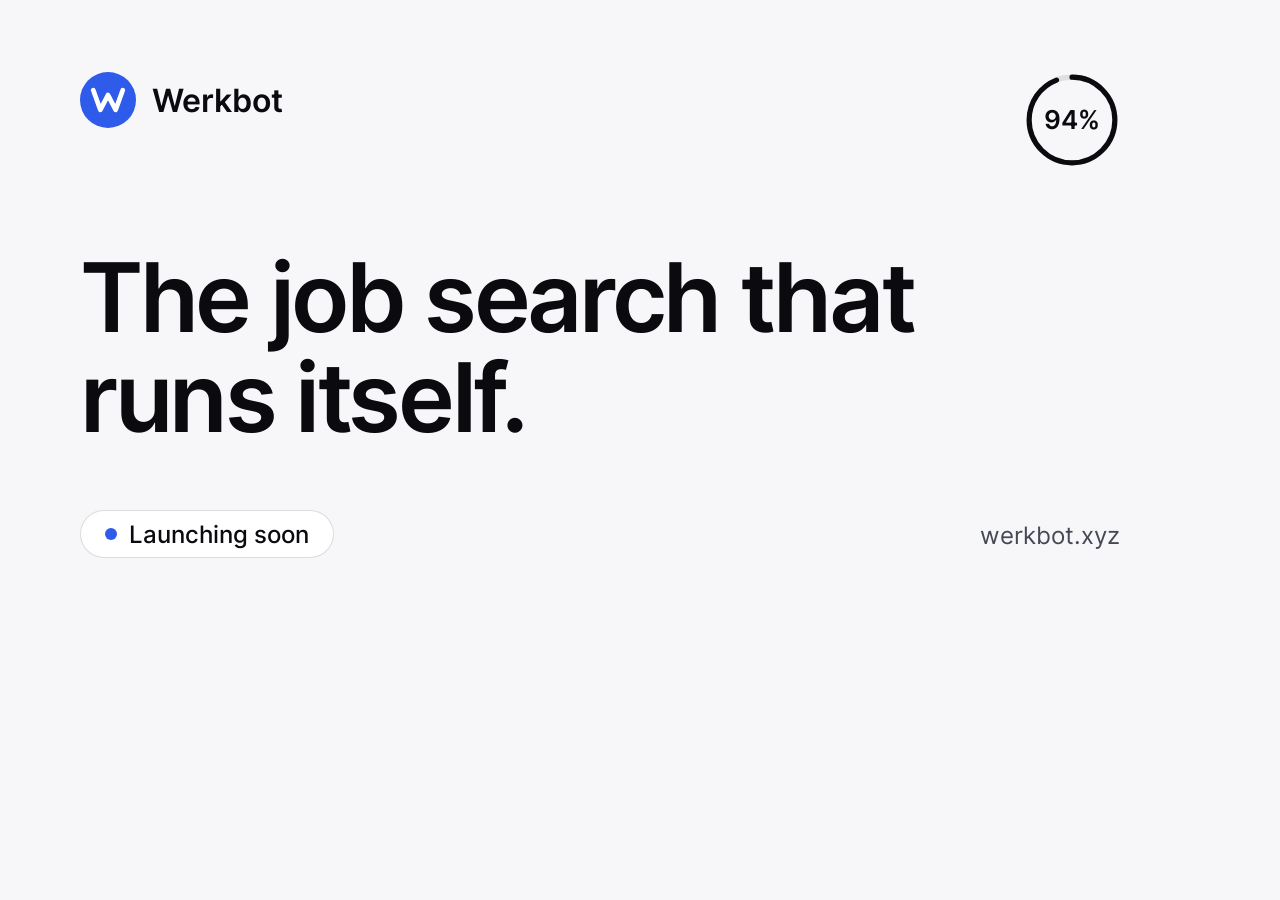
<file: assets/og.html>
<!doctype html>
<html lang="en"><head><meta charset="utf-8"><title>Werkbot OG source</title>
<style>
@font-face{font-family:"Inter";src:url(/assets/fonts/inter.woff2) format("woff2");font-weight:100 900}
*{margin:0;box-sizing:border-box}
body{width:1200px;height:630px;background:#f7f7f9;font-family:Inter,sans-serif;color:#0b0b0f;padding:72px 80px;position:relative;overflow:hidden}
.logo{display:flex;align-items:center;gap:16px;font-size:32px;font-weight:600}
.logo svg{width:56px;height:56px}
h1{font-size:96px;line-height:1.04;font-weight:600;letter-spacing:-.035em;margin-top:120px;max-width:900px}
.pill{position:absolute;left:80px;bottom:72px;display:flex;align-items:center;gap:12px;height:48px;padding:0 24px;border-radius:999px;background:#fff;border:1px solid rgba(11,11,15,.14);font-size:24px;font-weight:500}
.pill i{width:12px;height:12px;border-radius:50%;background:#2F5BEA}
.url{position:absolute;right:80px;bottom:80px;font-size:24px;color:#454955}
.ring{position:absolute;right:80px;top:72px;width:96px;height:96px}
</style></head><body>
<div class="logo"><svg viewBox="0 0 40 40"><circle cx="20" cy="20" r="20" fill="#2F5BEA"/><path d="M9.5 13 L14.5 27 L20 16.5 L25.5 27 L30.5 13" fill="none" stroke="#fff" stroke-width="3.4" stroke-linecap="round" stroke-linejoin="round"/></svg>Werkbot</div>
<svg class="ring" viewBox="0 0 56 56"><circle cx="28" cy="28" r="25" fill="none" stroke="rgba(11,11,15,.1)" stroke-width="3"/><circle cx="28" cy="28" r="25" fill="none" stroke="#0b0b0f" stroke-width="3" stroke-linecap="round" stroke-dasharray="147.6 157.1" transform="rotate(-90 28 28)"/><text x="28" y="33" text-anchor="middle" font-size="15" font-weight="600" font-family="Inter" fill="#0b0b0f">94%</text></svg>
<h1>The job search that runs itself.</h1>
<div class="pill"><i></i>Launching soon</div>
<div class="url">werkbot.xyz</div>
</body></html>
</file>
<file: styles.css>
/* Werkbot landing. Direction in DESIGN.md. Spacing on a 4px grid. */
@font-face{font-family:"Inter";src:url(/assets/fonts/inter.woff2) format("woff2");font-weight:100 900;font-display:swap}

:root{
  --accent:#2F5BEA;--accent-ink:#1F43B8;--accent-soft:#EEF2FE;
  --ink:#0b0b0f;--ink-2:#454955;--ink-3:#636774;
  --bg:#f7f7f9;--card:#fff;--raised:#f0f0f4;
  --line:rgba(11,11,15,.08);--line-2:rgba(11,11,15,.14);
  --yellow:#f6edc9;--green:#dcf2e5;--pink:#fbe0e4;--blue:#dfe9fa;
  --ok:#17794f;--warn:#9a3b4a;
  --ease:cubic-bezier(.22,1,.36,1);
  --font:"Inter",-apple-system,BlinkMacSystemFont,"Helvetica Neue",Arial,sans-serif;
  --mono:ui-monospace,"SF Mono",Menlo,Consolas,monospace;
  --pad:32px;
}
*{box-sizing:border-box;margin:0;padding:0}
html{scroll-behavior:smooth;-webkit-text-size-adjust:100%}
body{font-family:var(--font);font-size:16px;line-height:24px;color:var(--ink);background:var(--bg);-webkit-font-smoothing:antialiased;font-feature-settings:"cv11","ss01"}
img,svg{display:block;max-width:100%}
a{color:inherit}
button,input{font:inherit;color:inherit}
:focus-visible{outline:2px solid var(--accent);outline-offset:3px;border-radius:6px}
.skip{position:absolute;left:16px;top:-64px;background:var(--ink);color:#fff;padding:8px 16px;border-radius:8px;z-index:20;text-decoration:none;transition:top .16s var(--ease)}
.skip:focus{top:12px}
.wrap{max-width:1200px;margin:0 auto;padding:0 var(--pad)}
.sr{position:absolute;width:1px;height:1px;overflow:hidden;clip:rect(0 0 0 0);white-space:nowrap}
.tnum{font-variant-numeric:tabular-nums}
.mono{font-family:var(--mono)}

/* ---------- nav ---------- */
.nav{position:sticky;top:0;z-index:10;background:rgba(247,247,249,.92);border-bottom:1px solid var(--line);backdrop-filter:none}
.nav .wrap{display:flex;align-items:center;justify-content:space-between;height:64px}
.logo{display:flex;align-items:center;gap:12px;text-decoration:none;font-size:18px;line-height:1;font-weight:600;letter-spacing:-.01em}
.logo svg{width:32px;height:32px}
.nav ul{display:flex;align-items:center;gap:4px;list-style:none}
.nav ul a{display:inline-flex;align-items:center;height:36px;padding:0 12px;border-radius:8px;text-decoration:none;font-size:15px;font-weight:500;color:var(--ink-2);transition:color .16s var(--ease),background-color .16s var(--ease)}
.nav ul a:hover{color:var(--ink);background:var(--raised)}
.nav ul a[aria-current="page"]{color:var(--ink);background:var(--raised)}
.nav ul a.pill{background:var(--ink);color:#fff;margin-left:8px;padding:0 16px;border-radius:999px}
.nav ul a.pill:hover{background:#26262d}

/* ---------- buttons, form ---------- */
.btn{display:inline-flex;align-items:center;justify-content:center;gap:8px;height:48px;padding:0 24px;border-radius:999px;border:0;background:var(--ink);color:#fff;font-size:16px;font-weight:500;cursor:pointer;text-decoration:none;white-space:nowrap;transition:background-color .16s var(--ease),transform .16s var(--ease)}
.btn:hover{background:#26262d}
.btn:active{transform:scale(.98)}
.btn[disabled]{opacity:.6;cursor:default}
.link{font-weight:500;text-decoration:none;color:var(--accent-ink);border-bottom:1px solid rgba(31,67,184,.3);transition:border-color .16s var(--ease)}
.link:hover{border-color:var(--accent-ink)}
.waitlist{display:flex;gap:8px;padding:4px;background:var(--card);border:1px solid var(--line-2);border-radius:999px;max-width:480px;transition:border-color .16s var(--ease)}
.waitlist:focus-within{border-color:var(--accent);box-shadow:0 0 0 3px var(--accent-soft)}
.waitlist input{flex:1;min-width:0;height:40px;padding:0 0 0 16px;border:0;outline:0;background:none;font-size:16px}
.waitlist input::placeholder{color:var(--ink-3)}
.waitlist .btn{height:40px;padding:0 20px;font-size:15px}
.wl-msg:empty{display:none}
.wl-msg{margin-top:12px;font-size:14px;line-height:20px;color:var(--ink-2)}
.wl-msg.ok{color:var(--ok)}
.wl-msg.err{color:var(--warn)}
.fine{font-size:14px;line-height:20px;color:var(--ink-3)}

/* ---------- status ---------- */
.status{display:inline-flex;align-items:center;gap:8px;height:32px;padding:0 12px;border-radius:999px;background:var(--card);border:1px solid var(--line);font-size:14px;font-weight:500}
.dot{width:8px;height:8px;border-radius:50%;background:var(--accent);flex:none}
.dot.hollow{background:none;box-shadow:inset 0 0 0 1.5px var(--ink-3)}

/* ---------- hero (landing) ---------- */
.hero{min-height:calc(100vh - 65px);display:flex;align-items:center;padding:48px 0 64px}
.hero .wrap{display:grid;grid-template-columns:minmax(0,5fr) minmax(0,6fr);gap:64px;align-items:center;width:100%}
.hero h1{font-size:68px;line-height:1.04;font-weight:600;letter-spacing:-.035em;margin:24px 0 20px}
.hero .sub{font-size:20px;line-height:30px;color:var(--ink-2);max-width:34rem;margin-bottom:32px}
.hero .after{display:flex;gap:16px;align-items:center;margin-top:20px;flex-wrap:wrap}

/* ---------- ring (signature) ---------- */
.ring{position:relative;width:56px;height:56px;flex:none;display:grid;place-items:center;text-align:center;font-size:15px;line-height:1;font-weight:600;font-variant-numeric:tabular-nums;letter-spacing:-.01em}
.ring svg{position:absolute;inset:0;width:100%;height:100%}
.ring .trk{fill:none;stroke:rgba(11,11,15,.1);stroke-width:3}
.ring .arc{fill:none;stroke:var(--ink);stroke-width:3;stroke-linecap:round}
.ring small{display:block;font-size:11px;font-weight:400;color:var(--ink-2);margin-top:2px;letter-spacing:0}
.ring.sm{width:44px;height:44px;font-size:12px}
.ring.sm small{display:none}

/* ---------- moment 1: the form on the desk ---------- */
.desk{position:relative}
.win{background:var(--card);border:1px solid var(--line-2);border-radius:20px;box-shadow:0 8px 24px rgba(0,0,0,.06);overflow:hidden}
.win-bar{display:flex;align-items:center;gap:16px;height:48px;padding:0 16px;border-bottom:1px solid var(--line);background:var(--bg)}
.win-dots{display:flex;gap:6px}
.win-dots i{width:10px;height:10px;border-radius:50%;background:var(--line-2)}
.win-url{flex:1;height:28px;border-radius:8px;background:var(--card);border:1px solid var(--line);display:flex;align-items:center;padding:0 12px;font-size:12px;color:var(--ink-3);font-family:var(--mono);min-width:0;overflow:hidden;white-space:nowrap}
.win-live{display:flex;align-items:center;gap:6px;font-size:12px;color:var(--ink-2);white-space:nowrap}
.win-body{padding:16px}
.jobcard{display:flex;align-items:center;justify-content:space-between;gap:16px;background:var(--yellow);border-radius:12px;padding:16px 20px}
.jobcard .loc{font-size:13px;line-height:20px;color:var(--ink-2)}
.jobcard h3{font-size:20px;line-height:24px;font-weight:600;letter-spacing:-.02em;margin:2px 0 4px}
.jobcard .co{font-size:13px;line-height:20px;color:var(--ink-2)}
.form{display:grid;grid-template-columns:1fr 1fr;gap:16px;padding:20px 8px 8px}
.field label{display:block;font-size:12px;line-height:16px;color:var(--ink-3);margin-bottom:4px}
.field .box{display:flex;align-items:center;justify-content:space-between;gap:8px;height:40px;padding:0 12px;border:1px solid var(--line-2);border-radius:8px;font-size:14px;background:var(--card);white-space:nowrap;overflow:hidden}
.field .box span{overflow:hidden;text-overflow:ellipsis}
.field .box svg{width:16px;height:16px;flex:none;stroke:var(--ok);fill:none;stroke-width:1.75;stroke-linecap:round;stroke-linejoin:round}
.field.wide{grid-column:1/-1}
.field.ask .box{border-color:var(--accent);box-shadow:0 0 0 3px var(--accent-soft);color:var(--ink-3)}
.ask-note{display:flex;gap:12px;align-items:flex-start;margin-top:8px;padding:12px 16px;background:var(--pink);border-radius:12px;font-size:14px;line-height:20px}
.ask-note b{font-weight:600}
.ask-note .tag{font-size:12px;line-height:16px;font-weight:600;color:var(--warn);white-space:nowrap;padding-top:2px}
.win-foot{display:flex;align-items:center;gap:16px;padding:16px;border-top:1px solid var(--line);margin-top:8px}
.prog{flex:1}
.prog .t{display:flex;justify-content:space-between;font-size:13px;line-height:20px;color:var(--ink-2);margin-bottom:4px}
.bar{height:4px;border-radius:2px;background:var(--raised);overflow:hidden}
.bar i{display:block;height:100%;width:100%;background:var(--accent);transform-origin:left;transform:scaleX(.83)}
.send{display:inline-flex;align-items:center;height:36px;padding:0 16px;border-radius:999px;background:var(--raised);color:var(--ink-3);font-size:14px;font-weight:500;white-space:nowrap}
.caption{margin-top:12px;font-size:12px;line-height:16px;color:var(--ink-3);text-align:right}

/* entrance: one short fade and rise, once */
@keyframes rise{from{opacity:0;transform:translateY(8px)}}
.fill{animation:rise .4s var(--ease) both;animation-delay:calc(var(--i,0) * 60ms + 200ms)}
@keyframes grow{from{transform:scaleX(.1)}}
.bar i{animation:grow .8s var(--ease) .6s both}
@media (prefers-reduced-motion:reduce){
  html{scroll-behavior:auto}
  .fill,.bar i{animation:none}
  *{transition-duration:.01ms!important}
}

/* ---------- sections ---------- */
section{padding:96px 0}
.eyebrow{font-size:14px;line-height:20px;font-weight:500;color:var(--ink-3);margin-bottom:16px}
h1,h2{text-wrap:balance}
h2{font-size:40px;line-height:1.1;font-weight:600;letter-spacing:-.03em}
h3{font-size:20px;line-height:28px;font-weight:600;letter-spacing:-.01em}
.lead{font-size:20px;line-height:30px;color:var(--ink-2)}
.steps{display:grid;grid-template-columns:repeat(2,minmax(0,1fr));gap:16px;margin-top:48px}
.step{border-radius:16px;padding:24px;min-height:208px;display:flex;flex-direction:column}
.step .n{font-family:var(--mono);font-size:13px;line-height:16px;color:var(--ink-2);margin-bottom:0}
.step h3{font-size:24px;line-height:28px;letter-spacing:-.02em;margin:48px 0 8px}
.step p{font-size:15px;line-height:22px;color:var(--ink-2)}
.step.y{background:var(--yellow)}.step.b{background:var(--blue)}.step.g{background:var(--green)}.step.p{background:var(--pink)}

.rule{background:var(--ink);color:#fff;border-radius:24px;padding:64px;display:grid;grid-template-columns:minmax(0,7fr) minmax(0,3fr);gap:48px;align-items:end}
.rule h2{font-size:44px;max-width:20ch}
.rule p{font-size:16px;line-height:24px;color:#c4c6ce}
.rule .link{color:#fff;border-color:rgba(255,255,255,.4)}
.rule .link:hover{border-color:#fff}

/* ---------- footer ---------- */
footer{border-top:1px solid var(--line);padding:40px 0 48px;font-size:14px;line-height:20px;color:var(--ink-2)}
footer .wrap{display:flex;justify-content:space-between;gap:24px;flex-wrap:wrap;align-items:center}
footer a{color:var(--ink);text-underline-offset:3px}
footer .links{display:flex;gap:24px;flex-wrap:wrap}

/* ---------- technology page ---------- */
.thead{padding:96px 0 48px}
.thead h1{font-size:72px;line-height:1.02;font-weight:600;letter-spacing:-.04em;margin-bottom:24px}
.thead .lead{max-width:44rem}
.legend{display:flex;gap:24px;flex-wrap:wrap;margin-top:32px;font-size:14px;line-height:20px;color:var(--ink-2)}
.legend span{display:inline-flex;align-items:center;gap:8px}
.toc{display:flex;gap:4px;flex-wrap:wrap;margin-top:48px;padding-top:24px;border-top:1px solid var(--line)}
.toc a{display:inline-flex;align-items:center;height:32px;padding:0 12px;border-radius:8px;font-size:14px;font-weight:500;color:var(--ink-2);text-decoration:none;transition:background-color .16s var(--ease),color .16s var(--ease)}
.toc a:hover{background:var(--raised);color:var(--ink)}
.sec{padding:80px 0;border-top:1px solid var(--line)}
.sec .grid{display:grid;grid-template-columns:minmax(0,4fr) minmax(0,8fr);gap:64px}
.sec .num{font-family:var(--mono);font-size:13px;line-height:16px;color:var(--ink-3);margin-bottom:12px}
.sec h2{font-size:36px}
.prose p{font-size:17px;line-height:28px;color:var(--ink-2)}
.prose p+p{margin-top:16px}
.prose strong{font-weight:600;color:var(--ink)}
.tag{display:inline-flex;align-items:center;gap:8px;font-size:13px;line-height:16px;color:var(--ink-2);white-space:nowrap}

.pipe{list-style:none;margin-top:32px;border-top:1px solid var(--line);counter-reset:p}
.pipe li{display:grid;grid-template-columns:32px minmax(0,1fr) auto;gap:16px;align-items:baseline;padding:16px 0;border-bottom:1px solid var(--line)}
.pipe li::before{counter-increment:p;content:counter(p,decimal-leading-zero);font-family:var(--mono);font-size:13px;color:var(--ink-3)}
.pipe b{display:block;font-weight:600;font-size:16px;line-height:24px}
.pipe span.d{display:block;font-size:15px;line-height:22px;color:var(--ink-2)}

.dia{margin-top:0;background:var(--card);border:1px solid var(--line);border-radius:24px;padding:32px}
.dia svg{width:100%;height:auto}
.dia .v{display:none;max-width:420px;margin:0 auto}
.dia text{font-family:var(--font)}
.dia-cap{margin-top:16px;font-size:13px;line-height:20px;color:var(--ink-3)}

.rows{margin-top:32px;border-top:1px solid var(--line)}
.row{display:grid;grid-template-columns:200px minmax(0,1fr) 112px;gap:24px;padding:20px 0;border-bottom:1px solid var(--line);align-items:baseline}
.row h3{font-size:16px;line-height:24px}
.row p{font-size:15px;line-height:22px;color:var(--ink-2)}
.row .tag{justify-self:end}

.ladder{list-style:none;margin-top:32px;display:grid;gap:8px;counter-reset:l}
.ladder li{counter-increment:l;display:grid;grid-template-columns:40px minmax(0,1fr);gap:16px;align-items:center;padding:16px 20px;border-radius:12px;background:var(--card);border:1px solid var(--line)}
.ladder li::before{content:counter(l);width:32px;height:32px;border-radius:50%;background:var(--raised);display:grid;place-items:center;font-size:14px;font-weight:600;font-variant-numeric:tabular-nums}
.ladder li.last{background:var(--pink);border-color:transparent}
.ladder li.last::before{background:#fff}
.ladder b{display:block;font-weight:600;font-size:16px;line-height:24px}
.ladder span{display:block;font-size:14px;line-height:20px;color:var(--ink-2)}
.never{margin-top:24px;font-size:15px;line-height:24px;color:var(--ink-2)}
.never b{font-weight:600;color:var(--ink)}

.cols{display:grid;grid-template-columns:repeat(2,minmax(0,1fr));gap:16px;margin-top:32px}
.mini{background:var(--card);border:1px solid var(--line);border-radius:16px;padding:24px}
.mini h3{font-size:17px;line-height:24px;margin-bottom:8px}
.mini p{font-size:15px;line-height:22px;color:var(--ink-2)}
.mini .tag{margin-top:16px}
.guards{list-style:none;margin-top:32px;display:grid;gap:0;border-top:1px solid var(--line)}
.guards li{display:grid;grid-template-columns:20px minmax(0,1fr);gap:12px;padding:16px 0;border-bottom:1px solid var(--line);font-size:15px;line-height:22px;color:var(--ink-2)}
.guards li svg{width:20px;height:20px;stroke:var(--ink);fill:none;stroke-width:1.5;stroke-linecap:round;stroke-linejoin:round;margin-top:1px}
.guards b{font-weight:600;color:var(--ink)}

.road{list-style:none;margin-top:32px;border-top:1px solid var(--line)}
.road li{display:grid;grid-template-columns:minmax(0,1fr) 112px;gap:24px;padding:16px 0;border-bottom:1px solid var(--line);align-items:baseline}
.road b{font-weight:600;display:block}
.road span.d{display:block;font-size:15px;line-height:22px;color:var(--ink-2)}
.road .tag{justify-self:end}

.cta{padding:96px 0 128px}
.cta .box{background:var(--blue);border-radius:24px;padding:64px;display:grid;grid-template-columns:minmax(0,1fr) minmax(0,1fr);gap:48px;align-items:center}
.cta h2{font-size:40px}
.cta p{margin-top:12px;font-size:17px;line-height:26px;color:var(--ink-2)}

/* ---------- responsive ---------- */
@media (max-width:1100px){
  .hero h1{font-size:56px}
  .hero .wrap{gap:40px}
  .rule{padding:48px}
  .rule h2{font-size:36px}
}
@media (max-width:960px){
  :root{--pad:24px}
  .hero{min-height:0;padding:40px 0 64px}
  .hero .wrap{grid-template-columns:minmax(0,1fr);gap:48px}
  .steps{grid-template-columns:minmax(0,1fr)}
  .step{min-height:0}
  .step h3{margin-top:24px}
  .rule{grid-template-columns:minmax(0,1fr);gap:24px;align-items:start}
  .sec .grid{grid-template-columns:minmax(0,1fr);gap:24px}
  .thead h1{font-size:56px}
  .dia .h{display:none}
  .dia .v{display:block}
  .cta .box{grid-template-columns:minmax(0,1fr);padding:40px;gap:24px}
}
@media (max-width:640px){
  section{padding:64px 0}
  .hero{padding:32px 0 48px}
  .hero h1{font-size:40px;line-height:1.06;letter-spacing:-.03em;margin:20px 0 16px}
  .hero .sub{font-size:18px;line-height:28px;margin-bottom:24px}
  h2{font-size:32px}
  .nav ul a{padding:0 8px;font-size:14px}
  .nav ul a.pill{padding:0 12px;margin-left:4px}
  .logo span.t{font-size:17px}
  .win-live{display:none}
  .jobcard{padding:16px}
  .jobcard h3{font-size:18px;line-height:22px}
  .form{grid-template-columns:minmax(0,1fr);gap:12px;padding:16px 0 4px}
  .form .opt{display:none}
  .win-foot{flex-direction:column;align-items:stretch;gap:12px}
  .send{justify-content:center}
  .ask-note{flex-direction:column;gap:4px}
  .prog .t span:first-child{white-space:nowrap}
  .caption{text-align:left}
  .rule{padding:32px 24px;border-radius:20px}
  .rule h2{font-size:30px}
  .thead{padding:56px 0 40px}
  .thead h1{font-size:44px}
  .lead{font-size:18px;line-height:28px}
  .sec{padding:56px 0}
  .sec h2{font-size:30px}
  .dia{padding:16px;border-radius:16px}
  .row{grid-template-columns:minmax(0,1fr);gap:4px}
  .row .tag{justify-self:start;margin-top:8px}
  .cols{grid-template-columns:minmax(0,1fr)}
  .road li{grid-template-columns:minmax(0,1fr);gap:8px}
  .road .tag{justify-self:start}
  .pipe li{grid-template-columns:28px minmax(0,1fr)}
  .pipe li .tag{grid-column:2}
  .cta{padding:64px 0 80px}
  .cta .box{padding:32px 24px;border-radius:20px}
  .cta h2{font-size:30px}
  .waitlist .btn{padding:0 16px}
}
@media (max-width:400px){
  .nav ul a:not(.pill){padding:0 6px}
  .logo{gap:8px}
}

.hp{position:absolute;left:-9999px;width:1px;height:1px;opacity:0}
</file>
<file: assets/demo.css>
/* Werkbot walkthrough: the app's own screens, drawn with sample data. One easing, transform/opacity only. */
.hero-v2{padding:56px 0 72px}
.hero-v2 .head{max-width:880px}
.hero-v2 h1{font-size:72px;line-height:1.03;font-weight:600;letter-spacing:-.035em;margin:24px 0 20px}
.hero-v2 .sub{font-size:20px;line-height:30px;color:var(--ink-2);max-width:46rem}
.early{margin-top:40px;display:grid;grid-template-columns:minmax(0,1fr) minmax(0,480px);gap:48px;align-items:center;padding:32px 0 0;border-top:1px solid var(--line)}
.early h2{font-size:32px;line-height:36px;letter-spacing:-.025em;font-weight:600}
.early p.s{margin-top:8px;font-size:16px;line-height:24px;color:var(--ink-2)}
.early .waitlist{max-width:none}
.early .fine{margin-top:12px}

.demo{margin-top:48px;container-type:inline-size}
.app{background:var(--card);border:1px solid var(--line-2);border-radius:20px;box-shadow:0 8px 24px rgba(0,0,0,.06);overflow:hidden}
.app-bar{display:flex;align-items:center;gap:24px;height:52px;padding:0 20px;border-bottom:1px solid var(--line);background:var(--bg)}
.app-nav{display:flex;gap:4px;flex:1}
.app-nav b{height:32px;padding:0 12px;display:inline-flex;align-items:center;border-radius:8px;font-size:14px;font-weight:500;color:var(--ink-3);transition:background-color .2s var(--ease),color .2s var(--ease)}
.demo[data-tab="0"] .app-nav b:nth-child(1),.demo[data-tab="1"] .app-nav b:nth-child(2),.demo[data-tab="2"] .app-nav b:nth-child(3){background:var(--ink);color:#fff}
.app-bar .live{display:flex;align-items:center;gap:8px;font-size:13px;color:var(--ink-2);white-space:nowrap}
.views{position:relative;height:624px;background:var(--bg)}
.sc{position:absolute;inset:0;padding:24px 28px;opacity:0;visibility:hidden;transition:opacity .35s var(--ease),visibility 0s .35s;overflow:hidden}
.sc.on{opacity:1;visibility:visible;transition:opacity .35s var(--ease)}
.sc .hd{display:flex;align-items:baseline;justify-content:space-between;gap:16px;margin-bottom:16px}
.sc .hd h3{font-size:32px;line-height:36px;font-weight:600;letter-spacing:-.03em}
.sc .hd .muted{font-size:13px;color:var(--ink-3)}
.sc .in{opacity:0;transform:translateY(10px)}
.sc.on .in{animation:rise .5s var(--ease) var(--d,0s) forwards}
@keyframes rise{to{opacity:1;transform:none}}
.sc.on .fadeout{animation:fo .4s var(--ease) var(--d,0s) forwards}
@keyframes fo{to{opacity:0;transform:translateY(-6px)}}

.chips{display:flex;gap:8px;flex-wrap:wrap;align-items:center;margin-bottom:16px}
.chips u{text-decoration:none;height:32px;padding:0 14px;display:inline-flex;align-items:center;border-radius:999px;background:var(--card);border:1px solid var(--line-2);font-size:13px;font-weight:500;color:var(--ink-2)}
.chips u.on{background:var(--ink);border-color:var(--ink);color:#fff}
.chips .sort{margin-left:auto;font-size:13px;color:var(--ink-3)}
.chips .new{background:var(--blue);border:0;color:var(--ink)}

.jobs{display:grid;grid-template-columns:repeat(2,minmax(0,1fr));gap:12px}
.jc{display:flex;align-items:center;justify-content:space-between;gap:16px;border-radius:14px;padding:16px 20px;min-height:104px}
.jc.y{background:var(--yellow)}.jc.g{background:var(--green)}.jc.b{background:var(--blue)}.jc.p{background:var(--pink)}
.jc .loc{font-size:12px;line-height:16px;color:var(--ink-2)}
.jc h4{font-size:16px;line-height:22px;font-weight:600;letter-spacing:-.01em;margin:2px 0}
.jc .co{font-size:13px;line-height:18px;color:var(--ink-2)}
.jc .why{font-size:12px;line-height:16px;color:var(--ink-2);margin-top:6px}
.jc .ring{width:52px;height:52px;font-size:13px}
.jc .ring small{display:none}
.newtag{display:inline-flex;height:18px;padding:0 8px;border-radius:999px;background:var(--ink);color:#fff;font-size:11px;font-weight:500;align-items:center;margin-left:8px;vertical-align:2px}

.tiles{display:grid;grid-template-columns:repeat(3,minmax(0,1fr));gap:14px}
.tile{background:var(--card);border:1px solid var(--line);border-radius:14px;overflow:hidden}
.tile-h{display:flex;align-items:center;justify-content:space-between;gap:8px;padding:12px 14px;border-bottom:1px solid var(--line);font-size:13px;font-weight:600}
.tile-h span{font-weight:400;color:var(--ink-3);font-size:12px;display:block}
.chip{display:inline-flex;align-items:center;gap:6px;height:22px;padding:0 10px;border-radius:999px;font-size:11px;font-weight:600;white-space:nowrap}
.chip.f{background:var(--blue)}.chip.n{background:var(--pink);color:var(--warn)}.chip.r{background:var(--green)}.chip.s{background:var(--ink);color:#fff}
.tile-b{padding:14px;display:grid;gap:8px;background:var(--bg);align-content:start}
.ln{display:grid;grid-template-columns:56px minmax(0,1fr);gap:8px;align-items:center}
.ln i{height:6px;border-radius:3px;background:var(--line-2);display:block}
.ln b{height:20px;border-radius:5px;background:var(--card);border:1px solid var(--line);position:relative;overflow:hidden;display:block}
.ln b::after{content:"";position:absolute;inset:0;background:var(--blue);opacity:.55;transform:scaleX(0);transform-origin:left}
.sc.on .ln b::after{animation:fillx var(--t,1s) var(--ease) var(--d,0s) forwards}
.ln.ask b{border-color:var(--accent);box-shadow:0 0 0 2px var(--accent-soft)}
.ln.ask b::after{display:none}
.ln.done b::after{transform:scaleX(1);animation:none!important;background:var(--green);opacity:1}
@keyframes fillx{to{transform:scaleX(1)}}
.tile-f{display:flex;align-items:center;gap:12px;padding:10px 14px;border-top:1px solid var(--line);font-size:12px;color:var(--ink-2)}
.tile-f .bar{flex:1;height:4px;border-radius:2px;background:var(--line);overflow:hidden}
.tile-f .bar i{display:block;height:100%;background:var(--accent);transform:scaleX(var(--p,.6));transform-origin:left}
.sc.on .tile-f .bar i{animation:fillp var(--t,2s) var(--ease) var(--d,0s) both}
@keyframes fillp{from{transform:scaleX(0)}}
.tnum{font-variant-numeric:tabular-nums}

.two{display:grid;grid-template-columns:minmax(0,3fr) minmax(0,2fr);gap:16px;align-items:start}
.panel{background:var(--card);border:1px solid var(--line);border-radius:14px;padding:18px}
.panel h5{font-size:13px;line-height:18px;font-weight:600;margin-bottom:12px}
.row2{display:grid;grid-template-columns:minmax(0,1fr) auto;gap:12px;align-items:center;padding:11px 0;border-bottom:1px solid var(--line);font-size:14px;line-height:20px}
.row2:last-child{border-bottom:0}
.row2 small{display:block;font-size:12px;color:var(--ink-3)}
.badge{display:inline-flex;align-items:center;height:22px;padding:0 10px;border-radius:999px;font-size:11px;font-weight:600;white-space:nowrap;background:var(--raised);color:var(--ink-2)}
.badge.g{background:var(--green);color:var(--ink)}.badge.y{background:var(--yellow);color:var(--ink)}.badge.p{background:var(--pink);color:var(--warn)}.badge.b{background:var(--blue);color:var(--ink)}
.q{border:1px solid var(--accent);box-shadow:0 0 0 3px var(--accent-soft);border-radius:12px;padding:14px;background:var(--card)}
.q p{font-size:14px;line-height:20px;font-weight:500}
.q .co{font-size:12px;color:var(--ink-3);margin-bottom:6px}
.typebox{margin-top:12px;height:40px;border:1px solid var(--line-2);border-radius:8px;display:flex;align-items:center;padding:0 12px;font-size:14px;overflow:hidden;white-space:nowrap}
.typed{display:inline-block;overflow:hidden;white-space:nowrap;max-width:0}
.sc.on .typed{animation:typing var(--t,1.4s) steps(24,end) var(--d,0s) forwards}
@keyframes typing{to{max-width:26ch}}
.cta-b{margin-top:10px;display:flex;justify-content:flex-end}
.pillb{display:inline-flex;align-items:center;height:36px;padding:0 18px;border-radius:999px;background:var(--ink);color:#fff;font-size:14px;font-weight:500}
.toast{display:flex;align-items:center;gap:10px;margin-top:12px;padding:10px 14px;border-radius:10px;background:var(--green);font-size:13px;line-height:18px}
.ok{width:16px;height:16px;border-radius:50%;background:var(--ok);flex:none;position:relative}
.ok::after{content:"";position:absolute;left:5px;top:3px;width:4px;height:7px;border:solid #fff;border-width:0 2px 2px 0;transform:rotate(45deg)}
.pulse{animation:none}
.sc.on .pulse{animation:press 1.2s var(--ease) var(--d,0s) 1 both}
@keyframes press{0%{transform:scale(1)}40%{transform:scale(.94)}100%{transform:scale(1)}}
.sentbar{display:flex;align-items:center;gap:10px;margin-top:14px;padding:12px 14px;border-radius:10px;background:var(--ink);color:#fff;font-size:14px}
.sentbar .ok{background:#fff}.sentbar .ok::after{border-color:var(--ink)}

.cols{display:grid;grid-template-columns:repeat(5,minmax(0,1fr));gap:12px;height:calc(100% - 52px)}
.col{background:rgba(11,11,15,.03);border-radius:14px;padding:12px;display:flex;flex-direction:column;gap:10px}
.col h6{font-size:12px;line-height:16px;font-weight:600;color:var(--ink-2);display:flex;justify-content:space-between}
.kc{background:var(--card);border:1px solid var(--line);border-radius:10px;padding:10px 12px;font-size:13px;line-height:18px;font-weight:500}
.kc small{display:block;font-weight:400;color:var(--ink-3);font-size:11px}
.mv{animation:none}
.sc.on .mv{animation:mvx 1s var(--ease) var(--d,0s) both}
@keyframes mvx{from{transform:translateX(calc(-100% - 12px))}to{transform:none}}

.three{display:grid;grid-template-columns:repeat(3,minmax(0,1fr));gap:14px}
.nx{background:var(--card);border:1px solid var(--line);border-radius:14px;padding:20px;display:flex;flex-direction:column;gap:12px;min-height:380px}
.nx h4{font-size:18px;line-height:24px;font-weight:600;letter-spacing:-.015em}
.nx p{font-size:14px;line-height:20px;color:var(--ink-2)}
.nx .tag{margin-top:auto}
.draft{background:var(--bg);border-radius:10px;padding:12px;font-size:13px;line-height:19px;color:var(--ink-2)}
.who{display:flex;gap:10px;align-items:center;font-size:13px;font-weight:600}
.av{width:32px;height:32px;border-radius:50%;background:var(--yellow);flex:none}
.tg{display:grid;gap:8px}
.tg div{display:flex;justify-content:space-between;align-items:center;font-size:13px;padding:10px 12px;background:var(--bg);border-radius:10px}
.tg b{font-weight:600}

.steps2{list-style:none;display:grid;grid-template-columns:repeat(6,minmax(0,1fr));gap:12px;margin-top:20px}
.steps2 button{all:unset;box-sizing:border-box;cursor:pointer;display:block;width:100%;padding-top:14px;position:relative;font-size:14px;line-height:20px;font-weight:500;color:var(--ink-3);border-top:2px solid var(--line-2);transition:color .2s var(--ease)}
.steps2 button:focus-visible{outline:2px solid var(--accent);outline-offset:4px;border-radius:4px}
.steps2 button span{display:block;font-family:var(--mono);font-size:12px;margin-bottom:2px;color:var(--ink-3)}
.steps2 button::before{content:"";position:absolute;left:0;top:-2px;height:2px;width:100%;background:var(--ink);transform:scaleX(0);transform-origin:left}
.steps2 button[aria-current="true"]{color:var(--ink)}
.steps2 button[aria-current="true"]::before{animation:grow var(--dur,5s) linear forwards}
.steps2 button.past::before{transform:scaleX(1)}
@keyframes grow{to{transform:scaleX(1)}}
.demo .cap{margin-top:12px;font-size:12px;line-height:16px;color:var(--ink-3);text-align:right}

@media (prefers-reduced-motion:reduce){
  .sc .in{opacity:1;transform:none;animation:none!important}
  .sc .typed{max-width:26ch;animation:none!important}
  .sc .ln b::after{transform:scaleX(1);animation:none!important}
  .steps2 button[aria-current="true"]::before{animation:none;transform:scaleX(1)}
}
@container (max-width:900px){
  .hero-v2 h1{font-size:52px}
  .tiles{grid-template-columns:repeat(2,minmax(0,1fr))}
  .tiles .tile:nth-child(n+5){display:none}
  .cols{grid-template-columns:repeat(3,minmax(0,1fr))}
  .cols .col:nth-child(n+4){display:none}
  .three{grid-template-columns:repeat(2,minmax(0,1fr))}
  .three .nx:nth-child(3){display:none}
  .steps2{grid-template-columns:repeat(3,minmax(0,1fr));row-gap:16px}
}
@container (max-width:640px){
  .views{height:640px}
  .sc{padding:18px 16px}
  .sc .hd h3{font-size:26px;line-height:30px}
  .jobs{grid-template-columns:minmax(0,1fr)}
  .jobs .jc:nth-child(n+4){display:none}
  .two{grid-template-columns:minmax(0,1fr)}
  .two .panel:first-child{display:none}
  .app-bar{gap:12px;padding:0 12px}
  .app-bar .live{display:none}
  .chips .sort{display:none}
  .tiles{grid-template-columns:minmax(0,1fr)}
  .tiles .tile:nth-child(n+3){display:none}
  .sc .hd{flex-direction:column;gap:2px;align-items:flex-start}
  .cols{grid-template-columns:repeat(2,minmax(0,1fr))}
  .cols .col:nth-child(n+3){display:none}
  .three{grid-template-columns:minmax(0,1fr)}
  .three .nx:nth-child(n+2){display:none}
  .nx{min-height:0}
  .steps2{grid-template-columns:repeat(2,minmax(0,1fr))}
  .demo .cap{text-align:left}
}
@media (max-width:960px){
  .hero-v2 h1{font-size:52px}
  .early{grid-template-columns:minmax(0,1fr);gap:20px}
}
@media (max-width:640px){
  .hero-v2{padding:32px 0 48px}
  .hero-v2 h1{font-size:40px;line-height:1.06;margin:20px 0 16px}
  .hero-v2 .sub{font-size:18px;line-height:28px}
  .early h2{font-size:26px;line-height:30px}
}

.nav ul a.pill{white-space:nowrap}
@media (max-width:640px){.nav ul li:first-child{display:none}}
</file>
